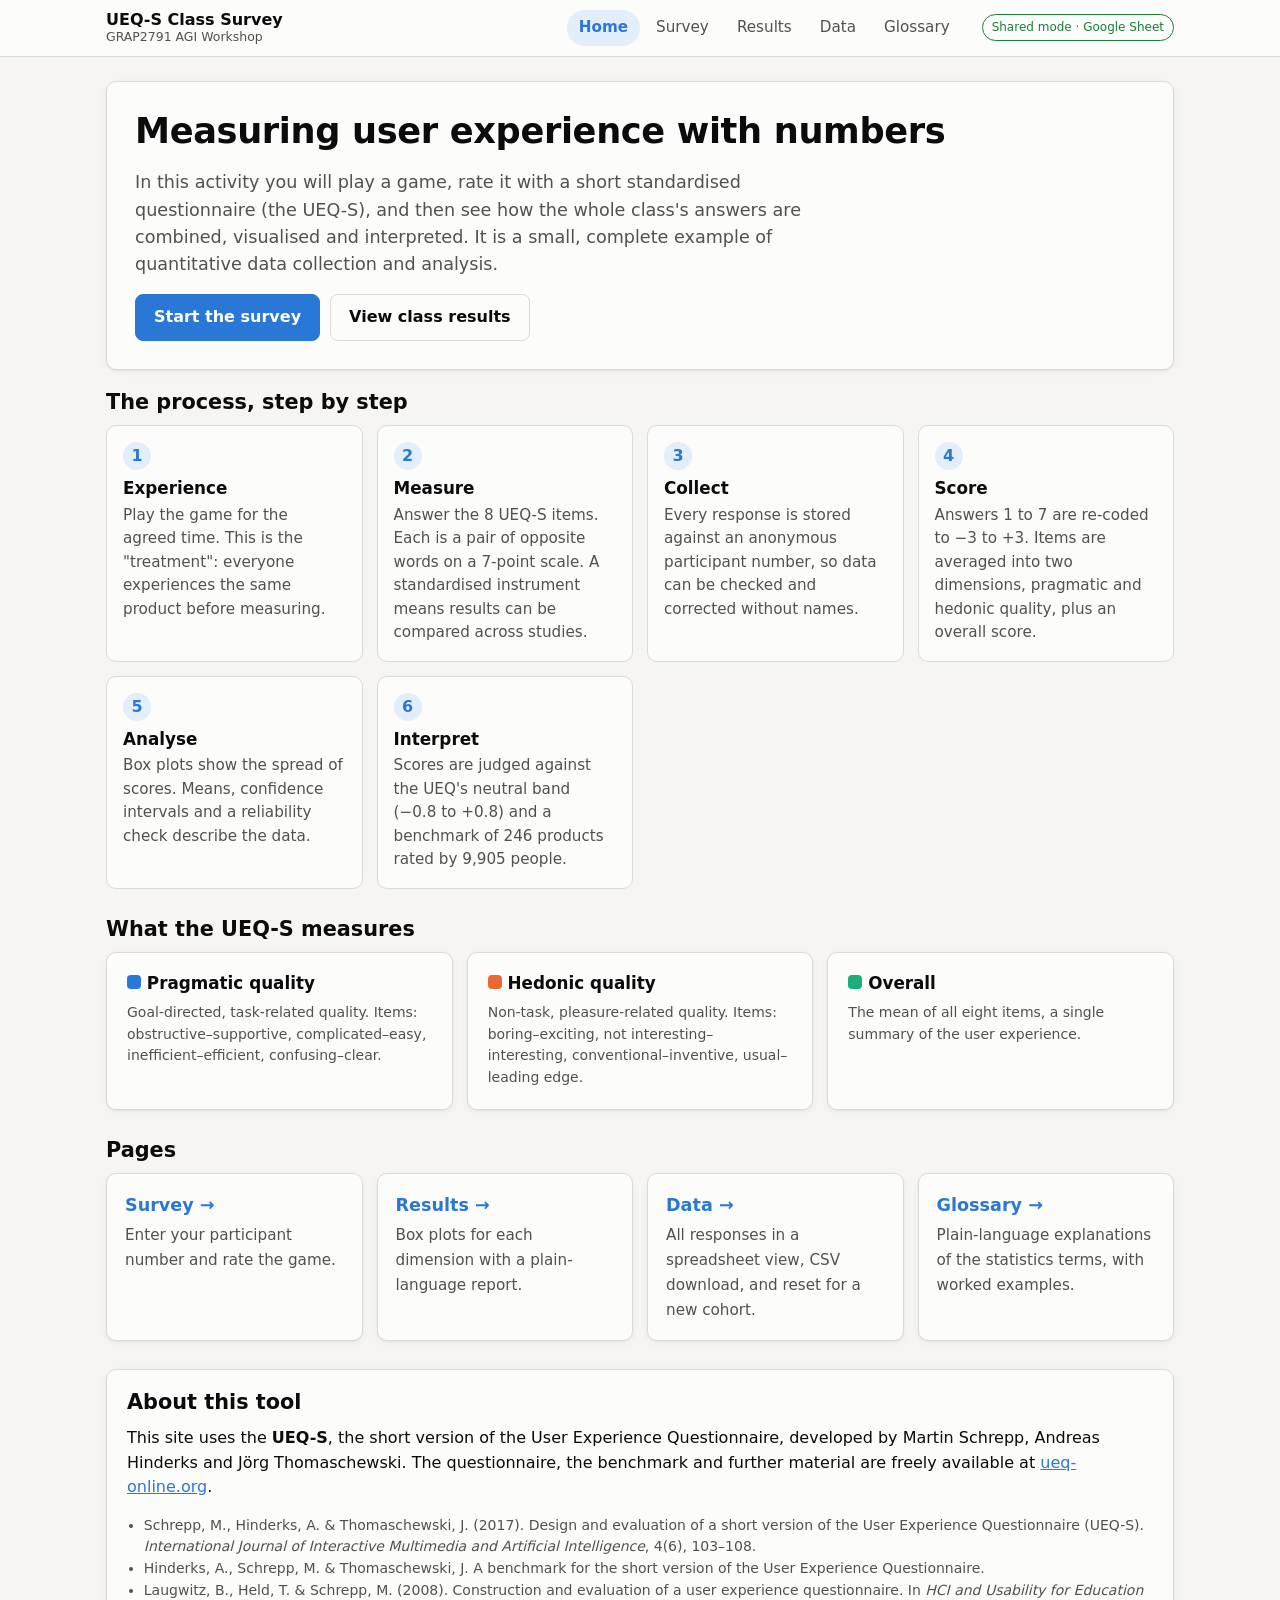
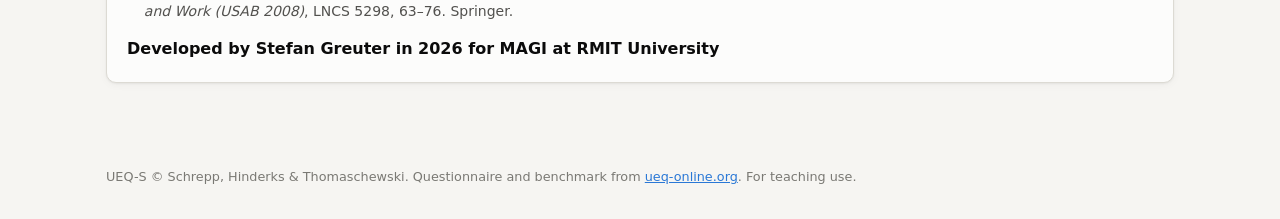
<file: index.html>
<!doctype html>
<html lang="en-AU">
<head>
<meta charset="utf-8">
<meta name="viewport" content="width=device-width, initial-scale=1">
<title>UEQ-S Class Survey</title>
<link rel="stylesheet" href="css/style.css">
<link rel="icon" href="data:image/svg+xml,%3Csvg xmlns='http://www.w3.org/2000/svg' viewBox='0 0 32 32'%3E%3Crect width='32' height='32' rx='7' fill='%232a78d6'/%3E%3Cpath d='M9 22V14M16 22V9M23 22V17' stroke='white' stroke-width='3' stroke-linecap='round'/%3E%3C/svg%3E">
</head>
<body data-page="home">
<header class="site-header"><div class="inner">
  <a class="brand" href="index.html">UEQ-S Class Survey<small data-course></small></a>
  <nav class="nav" aria-label="Main">
    <a href="index.html" data-page="home">Home</a>
    <a href="survey.html" data-page="survey">Survey</a>
    <a href="results.html" data-page="results">Results</a>
    <a href="data.html" data-page="data">Data</a>
    <a href="glossary.html" data-page="glossary">Glossary</a>
  </nav>
  <span data-mode class="mode-badge"></span>
</div></header>

<main>
  <section class="card" style="padding:28px">
    <h1>Measuring user experience with numbers</h1>
    <p class="lead">In this activity you will play a game, rate it with a short standardised questionnaire (the UEQ-S), and then see how the whole class's answers are combined, visualised and interpreted. It is a small, complete example of quantitative data collection and analysis.</p>
    <div class="btn-row">
      <a class="btn primary" href="survey.html">Start the survey</a>
      <a class="btn" href="results.html">View class results</a>
    </div>
  </section>

  <h2>The process, step by step</h2>
  <ol class="steps" style="margin-bottom:28px">
    <li><h3>Experience</h3><p>Play the game for the agreed time. This is the "treatment": everyone experiences the same product before measuring.</p></li>
    <li><h3>Measure</h3><p>Answer the 8 UEQ-S items. Each is a pair of opposite words on a 7-point scale. A standardised instrument means results can be compared across studies.</p></li>
    <li><h3>Collect</h3><p>Every response is stored against an anonymous participant number, so data can be checked and corrected without names.</p></li>
    <li><h3>Score</h3><p>Answers 1 to 7 are re-coded to −3 to +3. Items are averaged into two dimensions, pragmatic and hedonic quality, plus an overall score.</p></li>
    <li><h3>Analyse</h3><p>Box plots show the spread of scores. Means, confidence intervals and a reliability check describe the data.</p></li>
    <li><h3>Interpret</h3><p>Scores are judged against the UEQ's neutral band (−0.8 to +0.8) and a benchmark of 246 products rated by 9,905 people.</p></li>
  </ol>

  <h2>What the UEQ-S measures</h2>
  <div class="cta-grid" style="margin-bottom:28px">
    <div class="card" style="margin:0"><h3><span class="swatch" style="background:var(--s-pq)"></span> Pragmatic quality</h3><p class="muted small" style="margin:0">Goal-directed, task-related quality. Items: obstructive–supportive, complicated–easy, inefficient–efficient, confusing–clear.</p></div>
    <div class="card" style="margin:0"><h3><span class="swatch" style="background:var(--s-hq)"></span> Hedonic quality</h3><p class="muted small" style="margin:0">Non-task, pleasure-related quality. Items: boring–exciting, not interesting–interesting, conventional–inventive, usual–leading edge.</p></div>
    <div class="card" style="margin:0"><h3><span class="swatch" style="background:var(--s-ov)"></span> Overall</h3><p class="muted small" style="margin:0">The mean of all eight items, a single summary of the user experience.</p></div>
  </div>

  <h2>Pages</h2>
  <div class="cta-grid">
    <a class="cta" href="survey.html"><strong>Survey →</strong><span>Enter your participant number and rate the game.</span></a>
    <a class="cta" href="results.html"><strong>Results →</strong><span>Box plots for each dimension with a plain-language report.</span></a>
    <a class="cta" href="data.html"><strong>Data →</strong><span>All responses in a spreadsheet view, CSV download, and reset for a new cohort.</span></a>
    <a class="cta" href="glossary.html"><strong>Glossary →</strong><span>Plain-language explanations of the statistics terms, with worked examples.</span></a>
  </div>
<section class="card" style="margin-top:28px">
    <h2>About this tool</h2>
    <p>This site uses the <b>UEQ-S</b>, the short version of the User Experience Questionnaire, developed by Martin Schrepp, Andreas Hinderks and J&ouml;rg Thomaschewski. The questionnaire, the benchmark and further material are freely available at <a href="https://www.ueq-online.org/" target="_blank" rel="noopener">ueq-online.org</a>.</p>
    <ul class="small muted" style="padding-left:1.2em;margin:0 0 1em">
      <li>Schrepp, M., Hinderks, A. &amp; Thomaschewski, J. (2017). Design and evaluation of a short version of the User Experience Questionnaire (UEQ-S). <i>International Journal of Interactive Multimedia and Artificial Intelligence</i>, 4(6), 103&ndash;108.</li>
      <li>Hinderks, A., Schrepp, M. &amp; Thomaschewski, J. A benchmark for the short version of the User Experience Questionnaire.</li>
      <li>Laugwitz, B., Held, T. &amp; Schrepp, M. (2008). Construction and evaluation of a user experience questionnaire. In <i>HCI and Usability for Education and Work (USAB 2008)</i>, LNCS 5298, 63&ndash;76. Springer.</li>
    </ul>
    <p style="margin:0"><b>Developed by Stefan Greuter in 2026 for MAGI at RMIT University</b></p>
  </section>
</main>
<footer class="site-footer">UEQ-S © Schrepp, Hinderks &amp; Thomaschewski. Questionnaire and benchmark from <a href="https://www.ueq-online.org/" target="_blank" rel="noopener">ueq-online.org</a>. For teaching use.</footer>
<script src="js/config.js"></script>
<script src="js/ueq.js"></script>
<script src="js/store.js"></script>
</body>
</html>
</file>
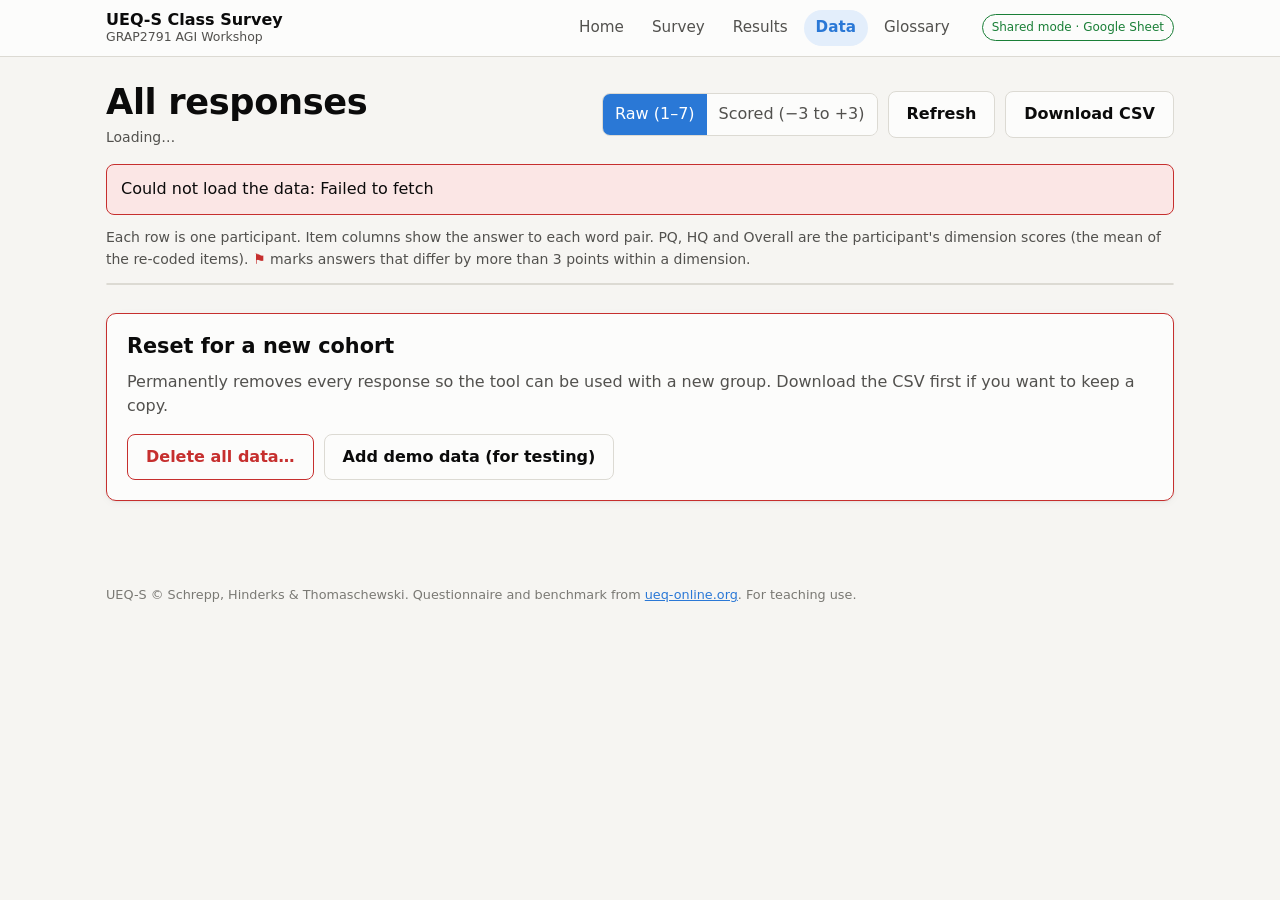
<file: data.html>
<!doctype html>
<html lang="en-AU">
<head>
<meta charset="utf-8">
<meta name="viewport" content="width=device-width, initial-scale=1">
<title>UEQ-S Data</title>
<link rel="stylesheet" href="css/style.css">
<link rel="icon" href="data:image/svg+xml,%3Csvg xmlns='http://www.w3.org/2000/svg' viewBox='0 0 32 32'%3E%3Crect width='32' height='32' rx='7' fill='%232a78d6'/%3E%3Cpath d='M9 22V14M16 22V9M23 22V17' stroke='white' stroke-width='3' stroke-linecap='round'/%3E%3C/svg%3E">
</head>
<body data-page="data">
<header class="site-header"><div class="inner">
  <a class="brand" href="index.html">UEQ-S Class Survey<small data-course></small></a>
  <nav class="nav" aria-label="Main">
    <a href="index.html" data-page="home">Home</a>
    <a href="survey.html" data-page="survey">Survey</a>
    <a href="results.html" data-page="results">Results</a>
    <a href="data.html" data-page="data">Data</a>
    <a href="glossary.html" data-page="glossary">Glossary</a>
  </nav>
  <span data-mode class="mode-badge"></span>
</div></header>

<main>
  <div class="toolbar">
    <div>
      <h1 style="margin-bottom:4px">All responses</h1>
      <p class="muted small" style="margin:0" id="updated">Loading…</p>
    </div>
    <div class="btn-row">
      <div class="seg" role="group" aria-label="Value format">
        <button type="button" id="vRaw" aria-pressed="true">Raw (1–7)</button>
        <button type="button" id="vT" aria-pressed="false">Scored (−3 to +3)</button>
      </div>
      <button class="btn" id="refreshBtn" type="button">Refresh</button>
      <button class="btn" id="csvBtn" type="button">Download CSV</button>
    </div>
  </div>
  <div id="err"></div>
  <p class="small muted">Each row is one participant. Item columns show the answer to each word pair. PQ, HQ and Overall are the participant's dimension scores (the mean of the re-coded items). <span style="color:var(--danger)">⚑</span> marks answers that differ by more than 3 points within a dimension.</p>
  <div class="table-wrap"><table class="sheet" id="sheet"></table></div>

  <section class="card" style="margin-top:28px;border-color:var(--danger)">
    <h2>Reset for a new cohort</h2>
    <p class="muted">Permanently removes every response so the tool can be used with a new group. Download the CSV first if you want to keep a copy.</p>
    <div class="btn-row">
      <button class="btn danger-outline" id="deleteBtn" type="button">Delete all data…</button>
      <button class="btn" id="demoBtn" type="button">Add demo data (for testing)</button>
    </div>
  </section>
</main>

<div class="modal-backdrop" id="delModal" role="alertdialog" aria-modal="true" aria-labelledby="delTitle" aria-describedby="delDesc">
  <div class="modal">
    <h2 id="delTitle">Delete all data?</h2>
    <p id="delDesc">This will permanently delete <b>all <span id="delCount"></span> responses</b> from the survey. This cannot be undone.</p>
    <p class="small muted">Tip: use "Download CSV" first if you want to keep a copy of this cohort's data.</p>
    <div class="btn-row" style="justify-content:flex-end">
      <button class="btn" id="delCancel" type="button">Cancel</button>
      <button class="btn danger" id="delConfirm" type="button">Yes, delete everything</button>
    </div>
  </div>
</div>
<footer class="site-footer">UEQ-S © Schrepp, Hinderks &amp; Thomaschewski. Questionnaire and benchmark from <a href="https://www.ueq-online.org/" target="_blank" rel="noopener">ueq-online.org</a>. For teaching use.</footer>
<script src="js/config.js"></script>
<script src="js/ueq.js"></script>
<script src="js/store.js"></script>
<script src="js/data.js"></script>
</body>
</html>
</file>
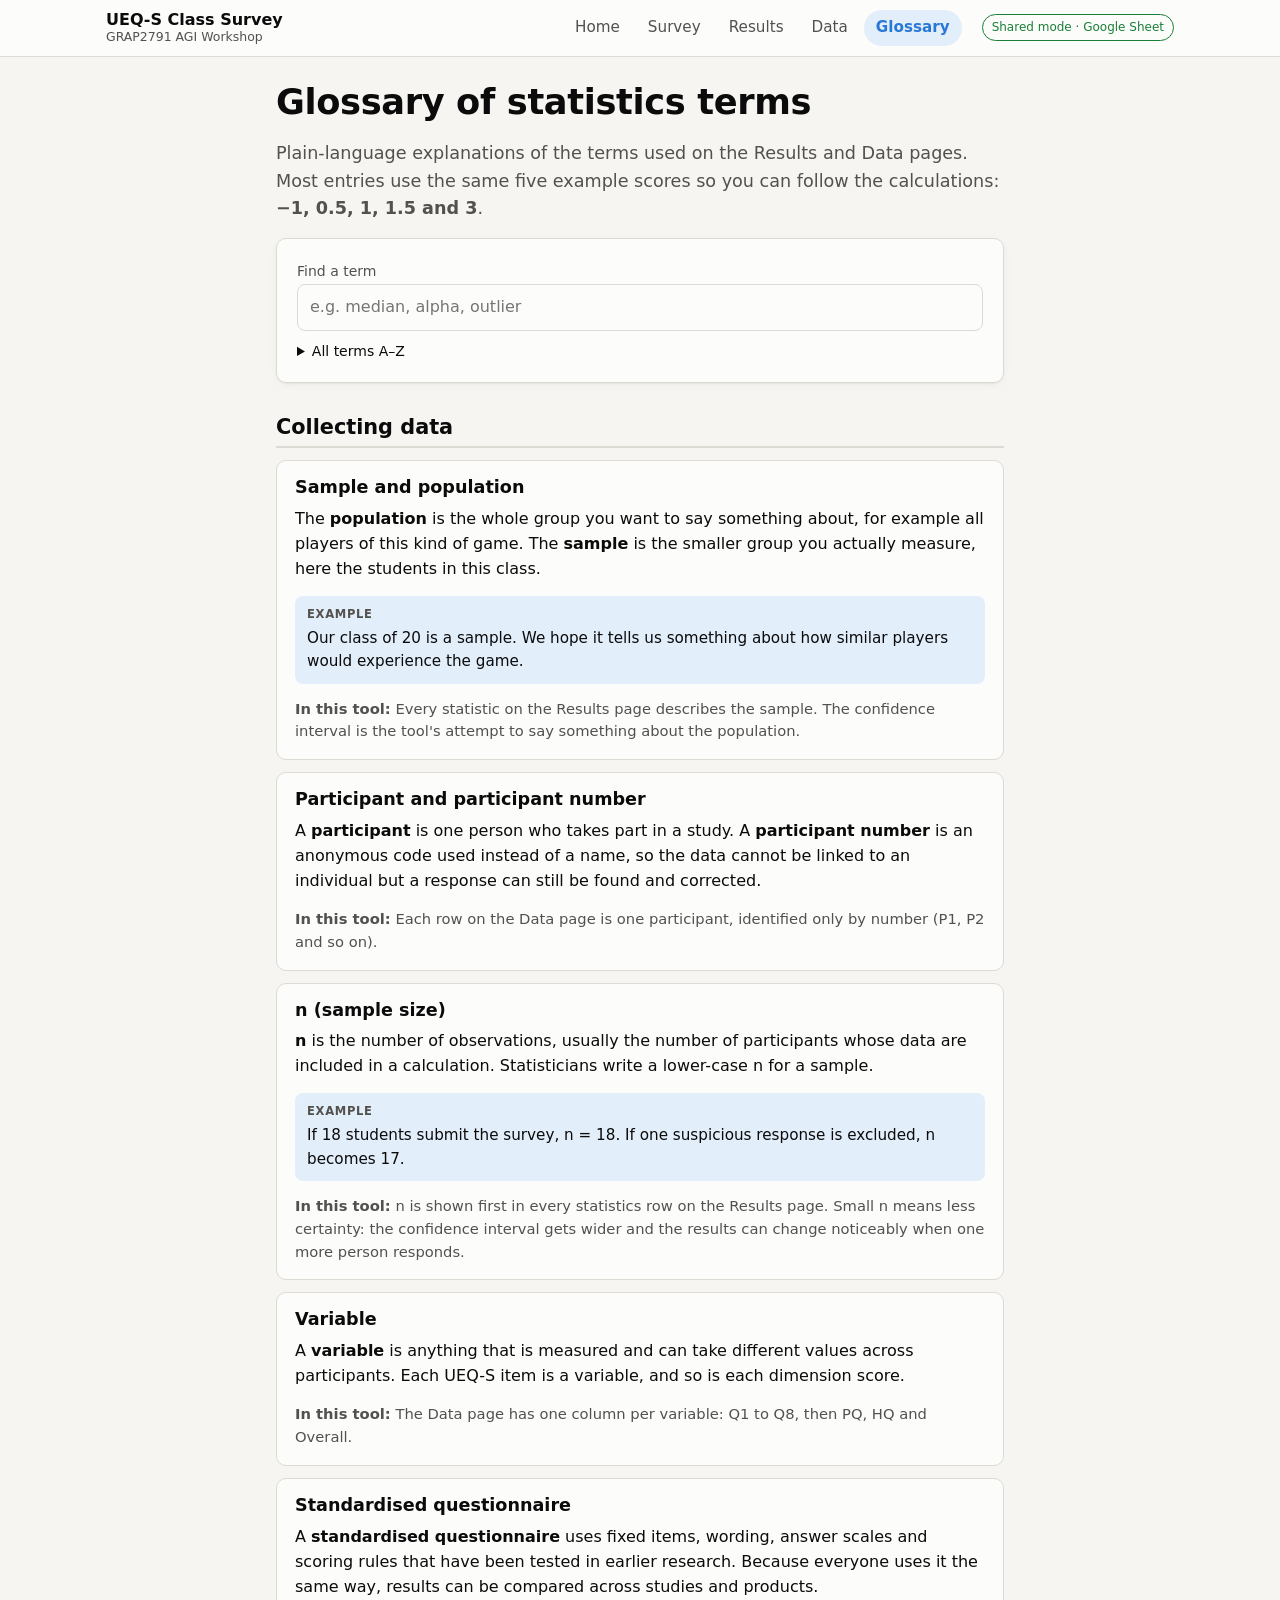
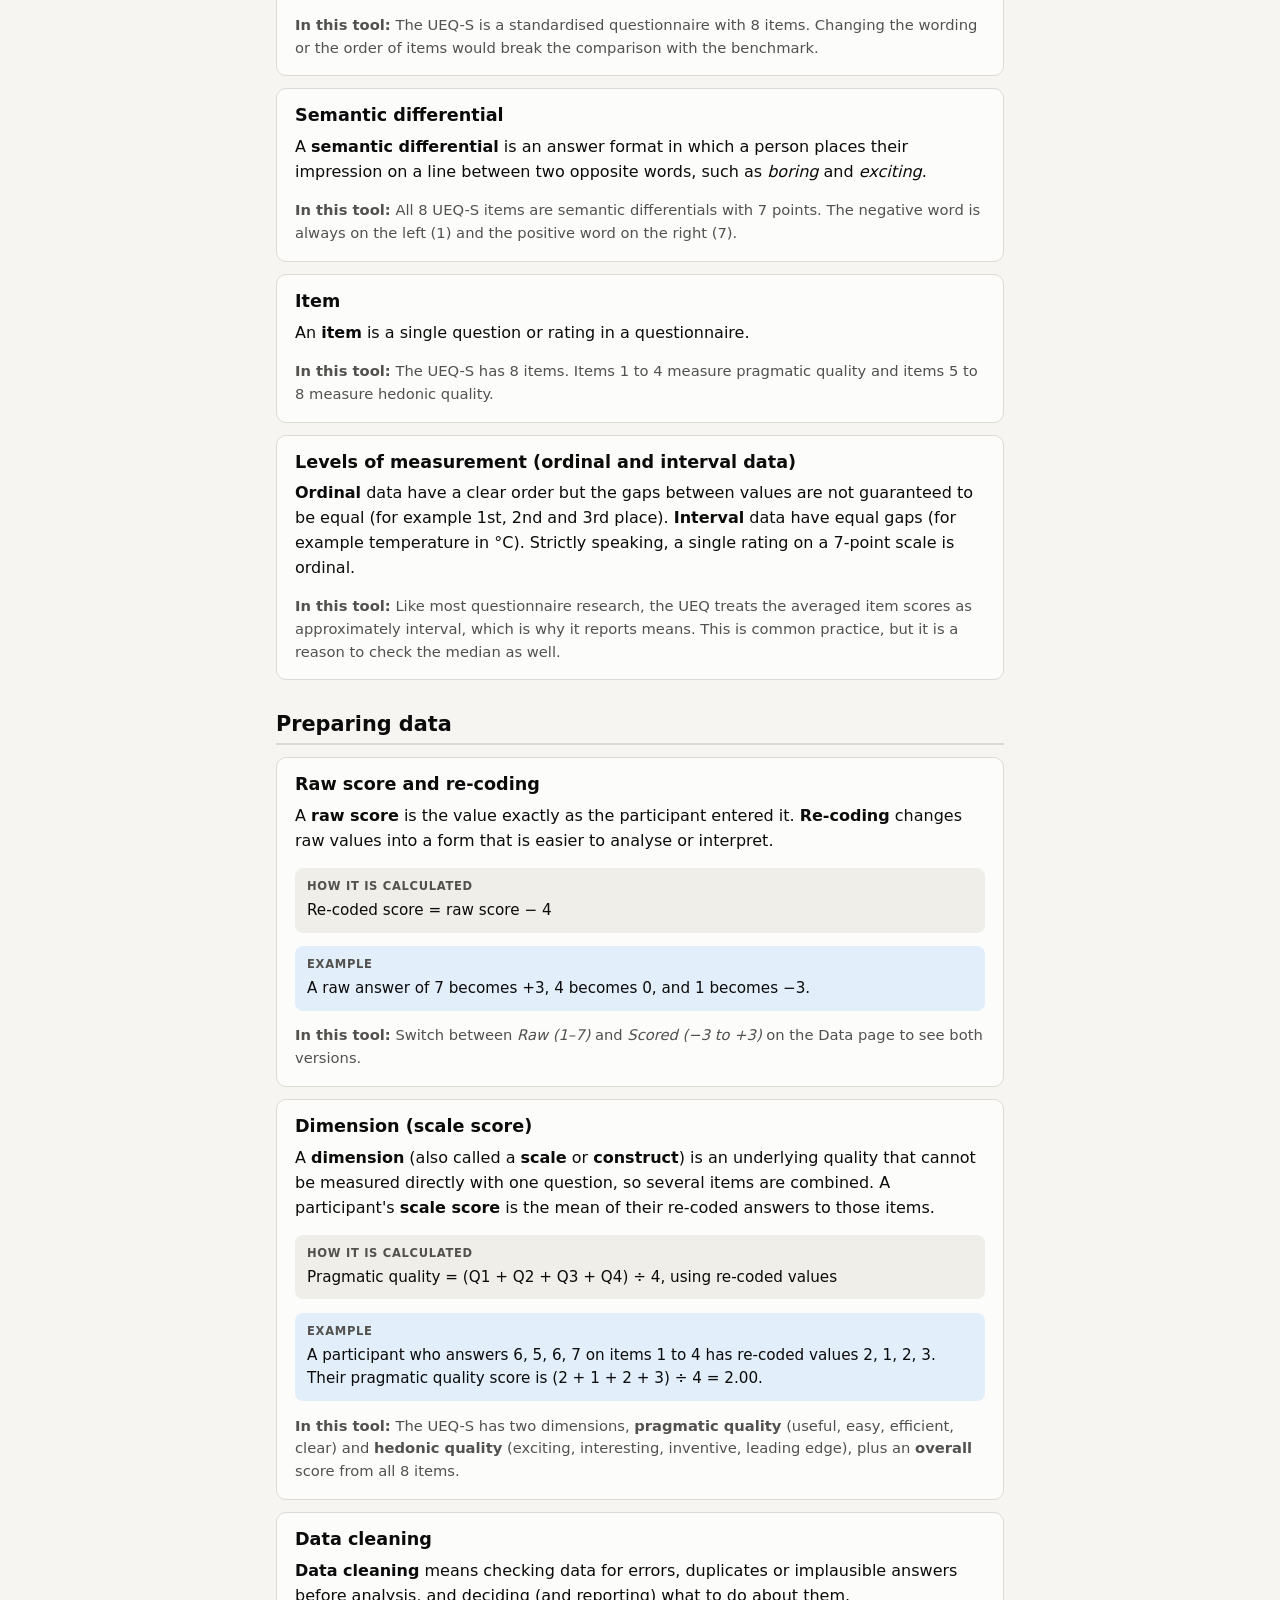
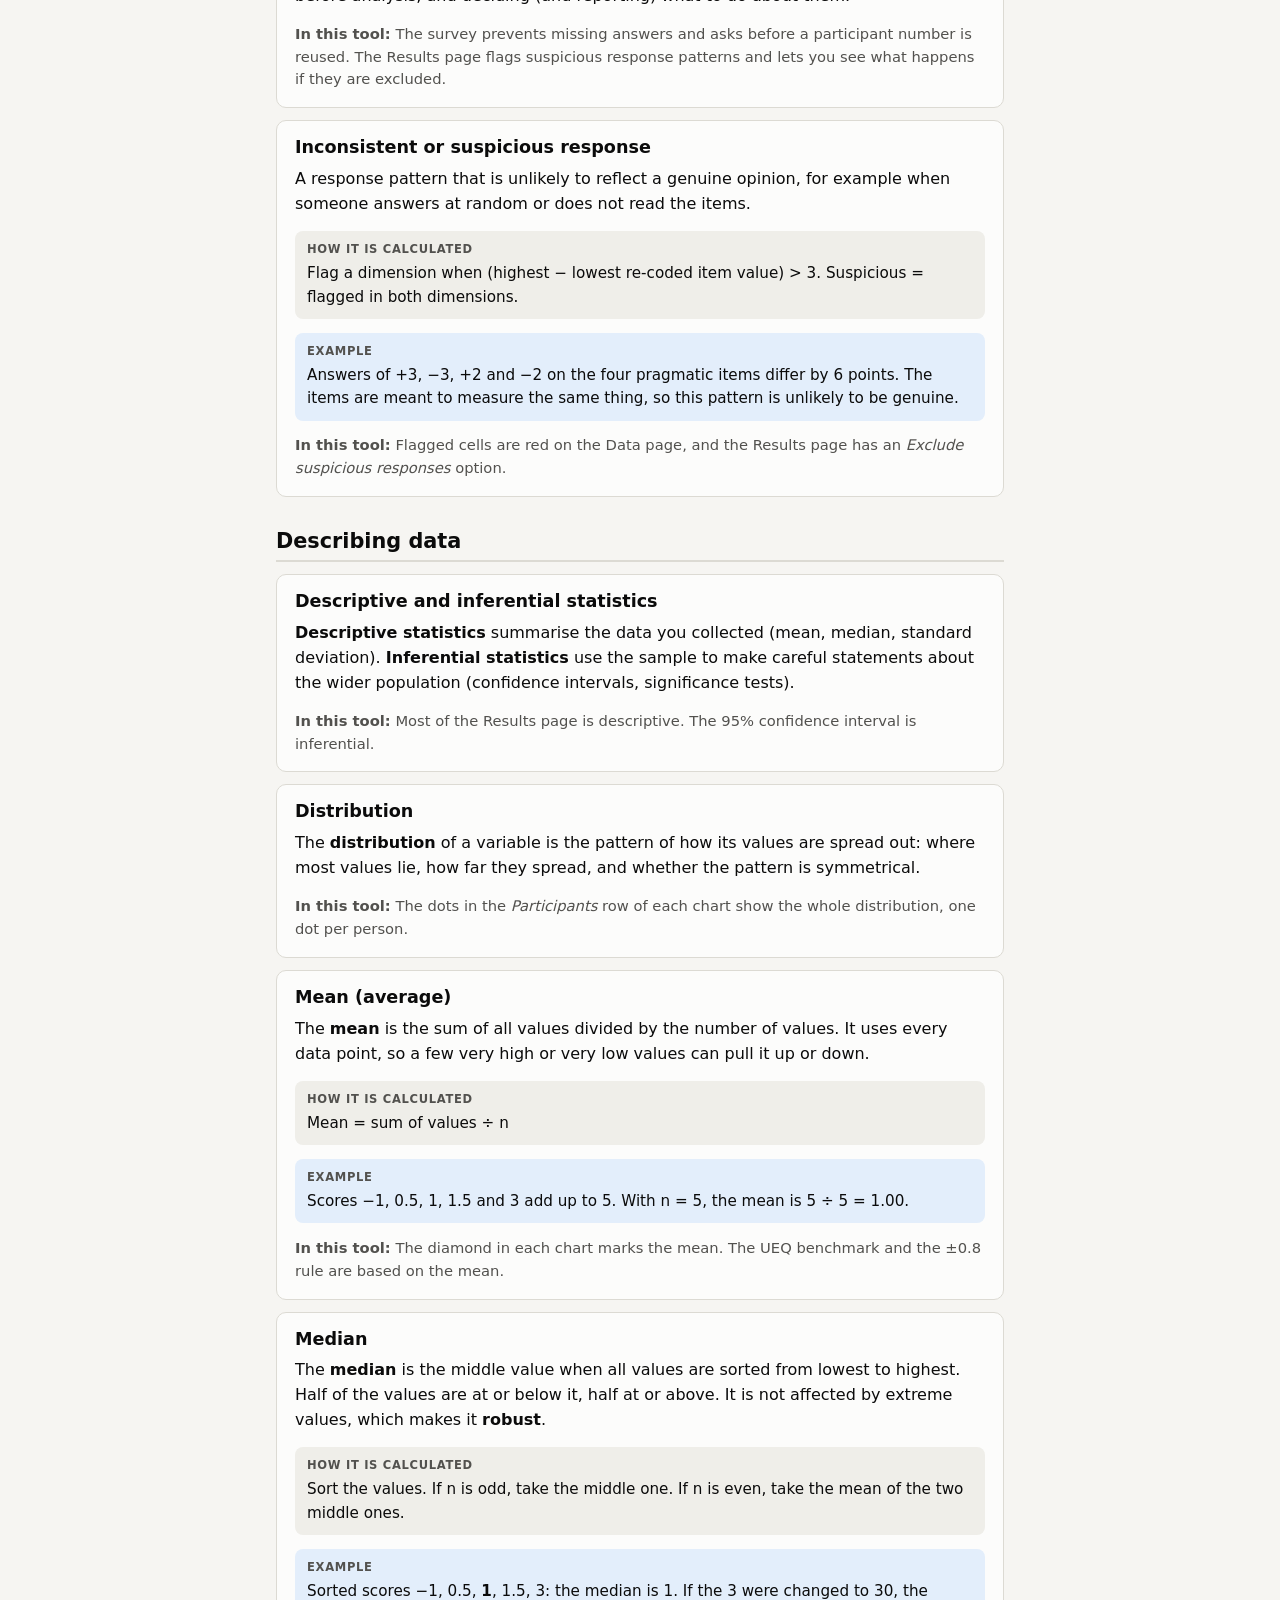
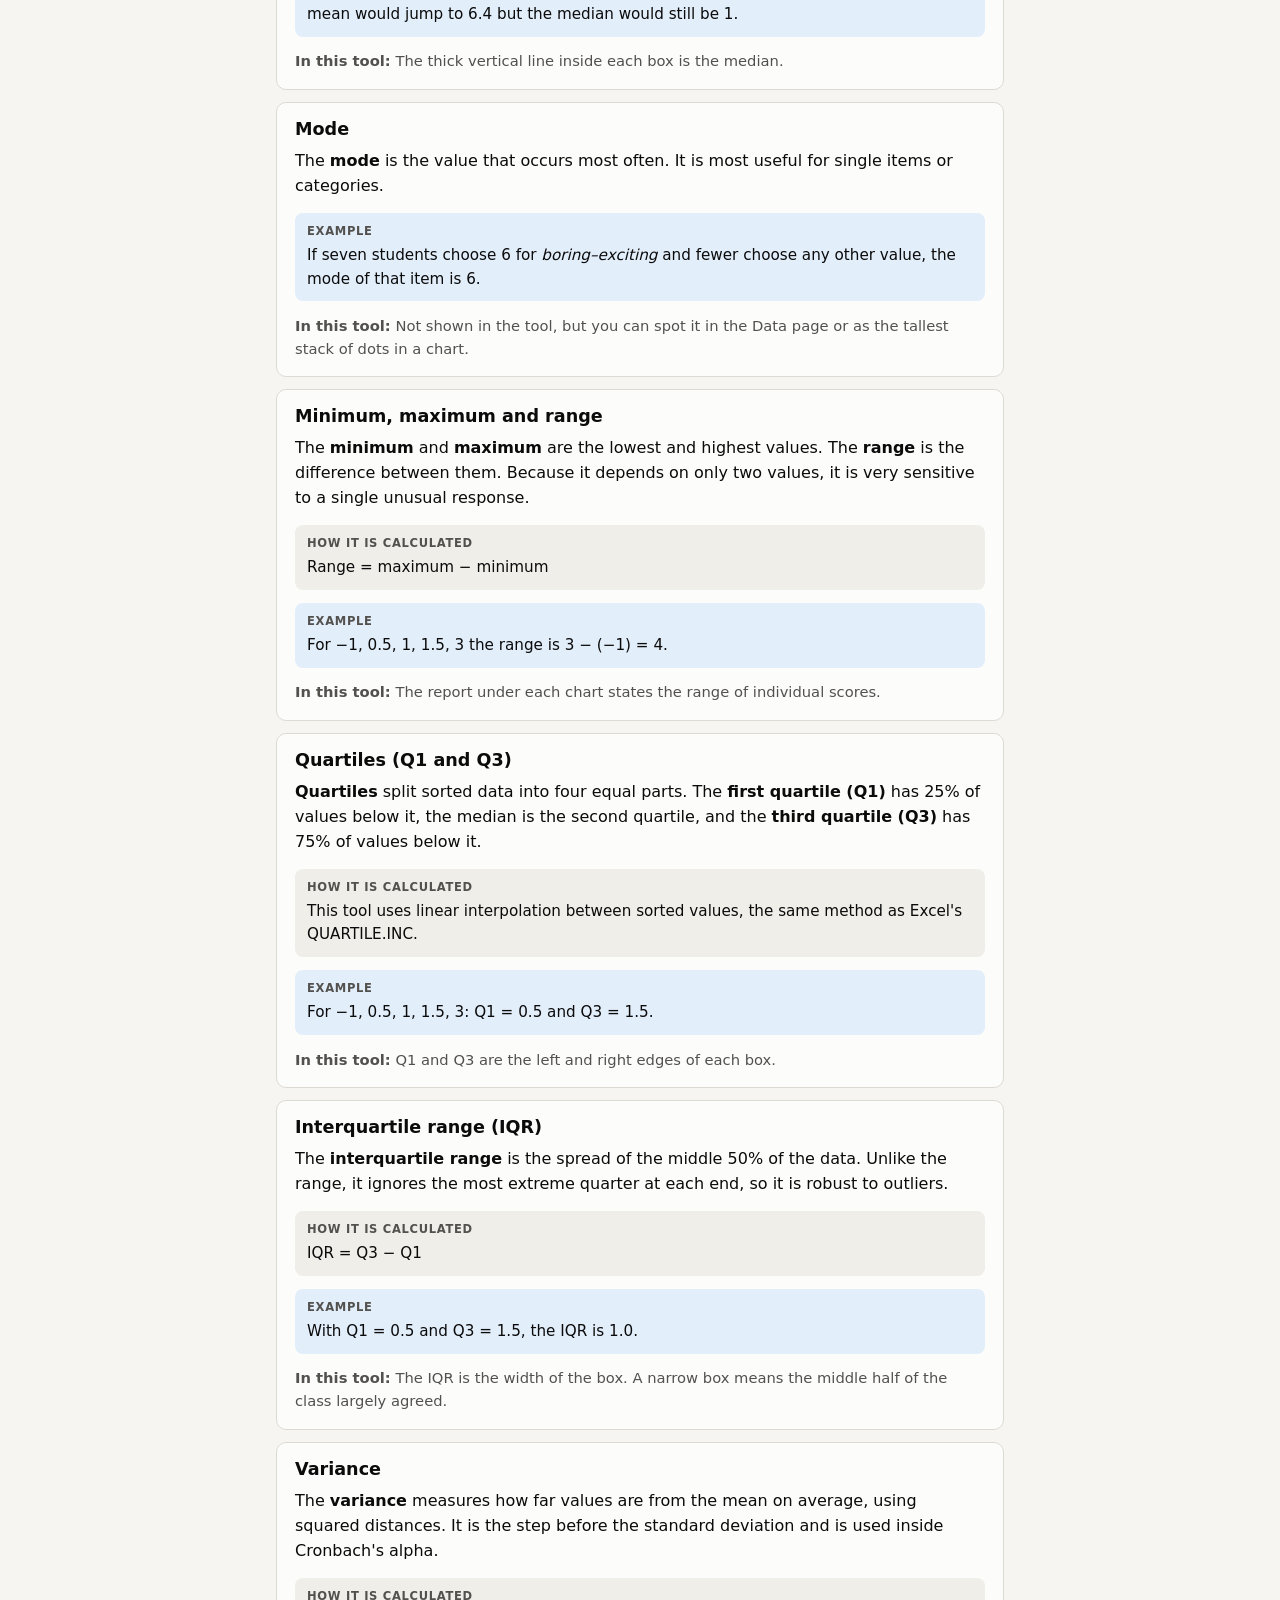
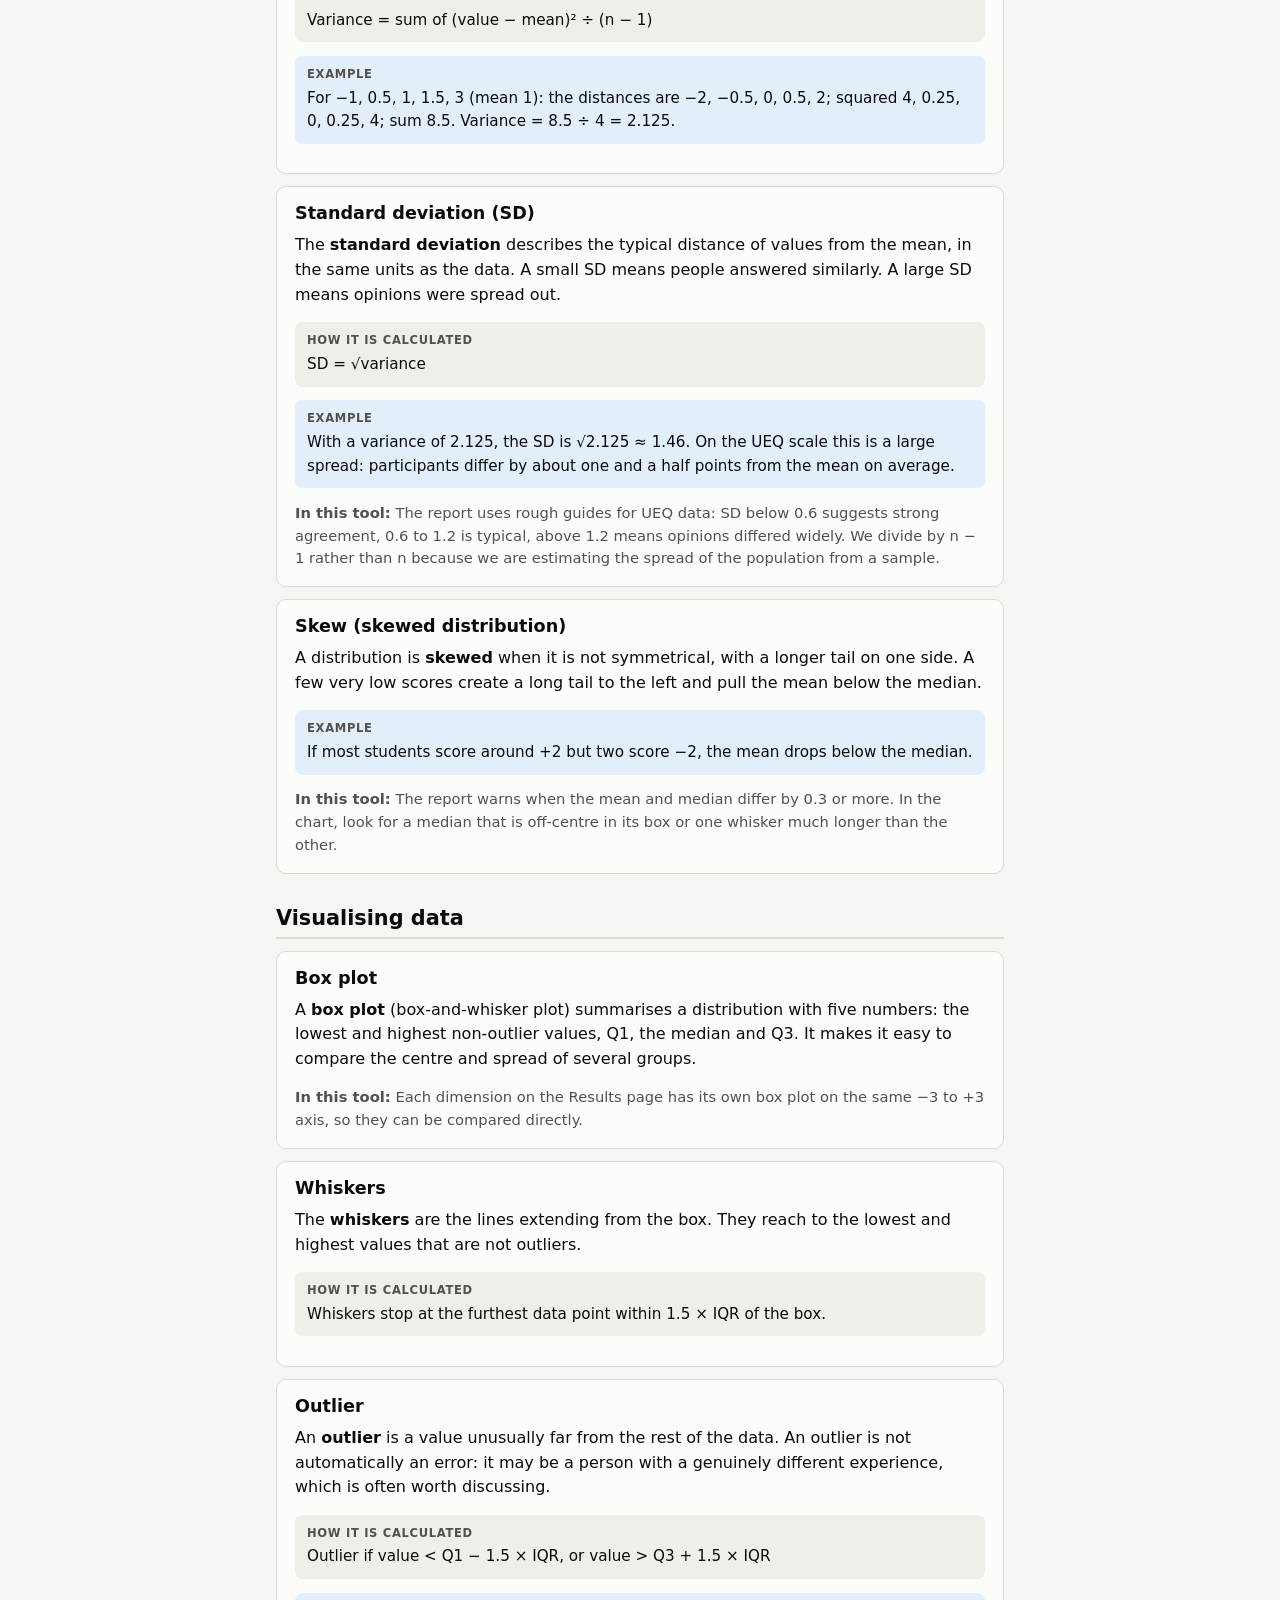
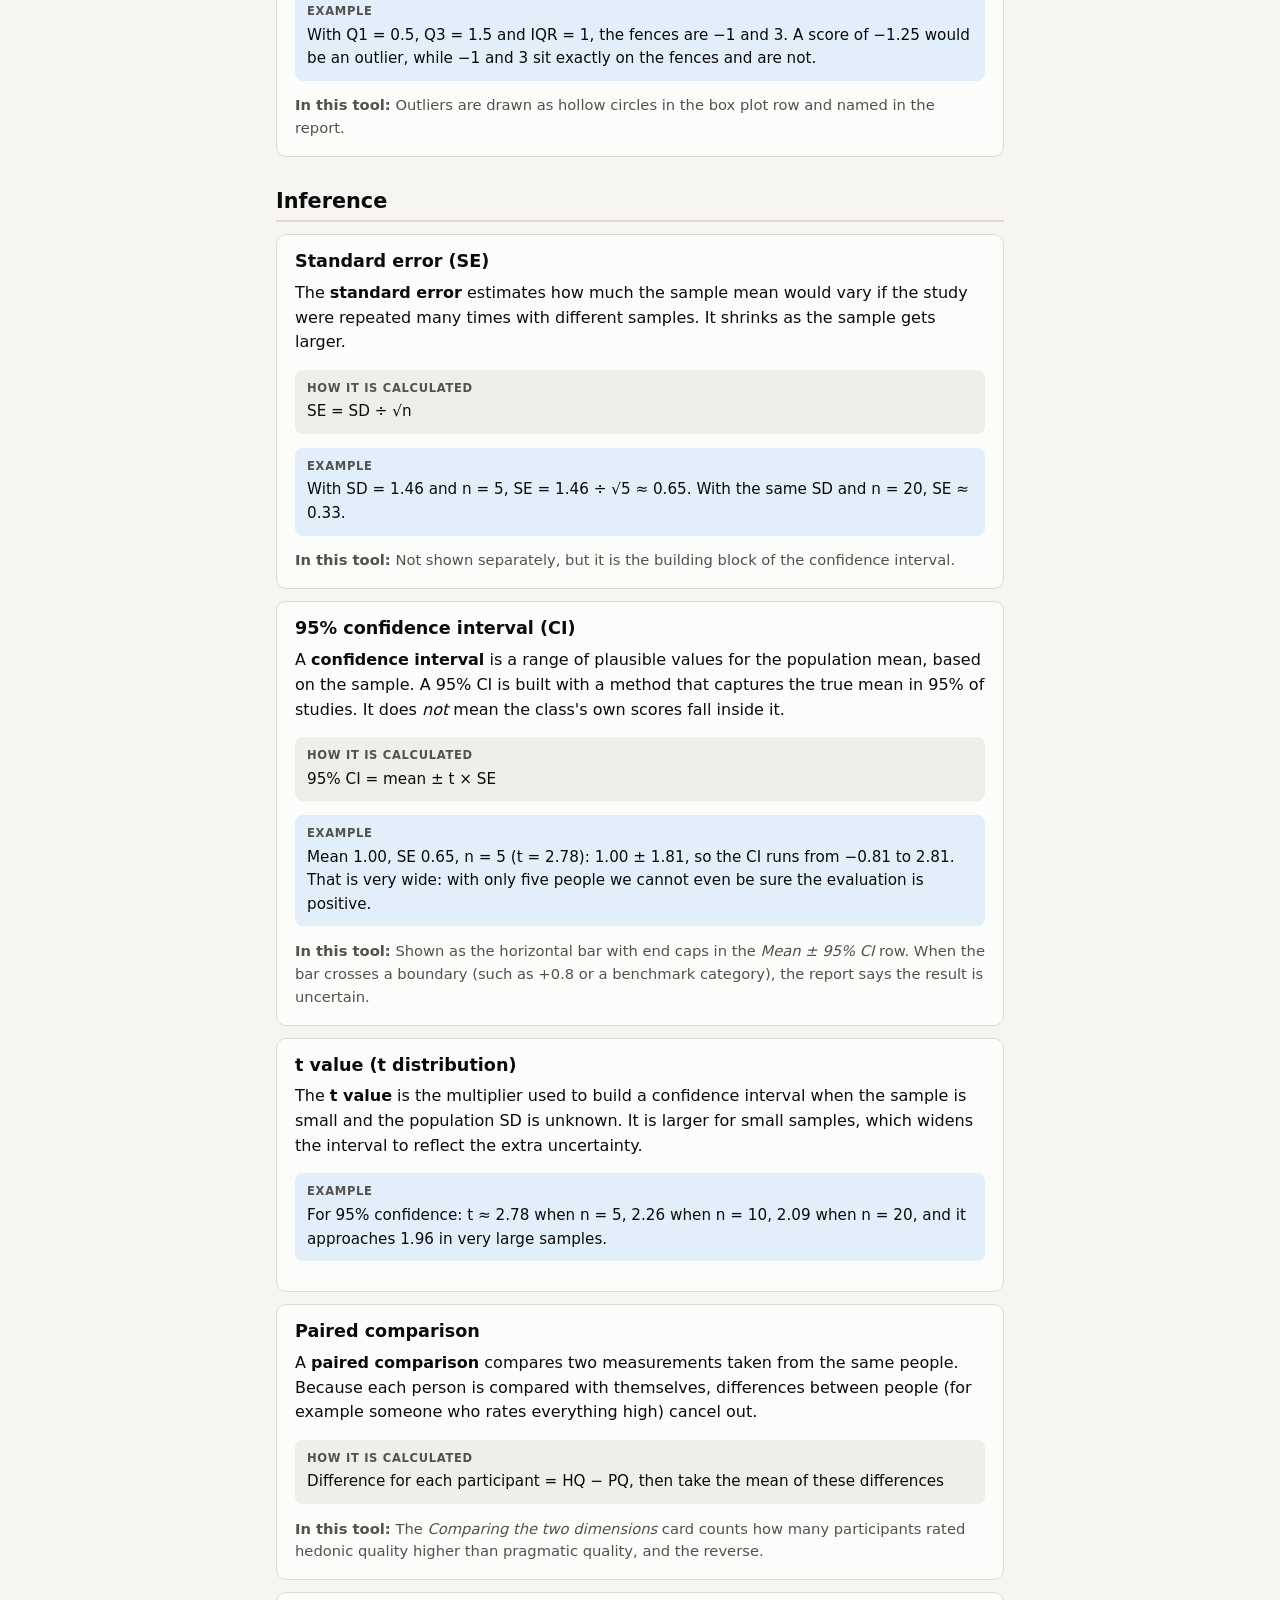
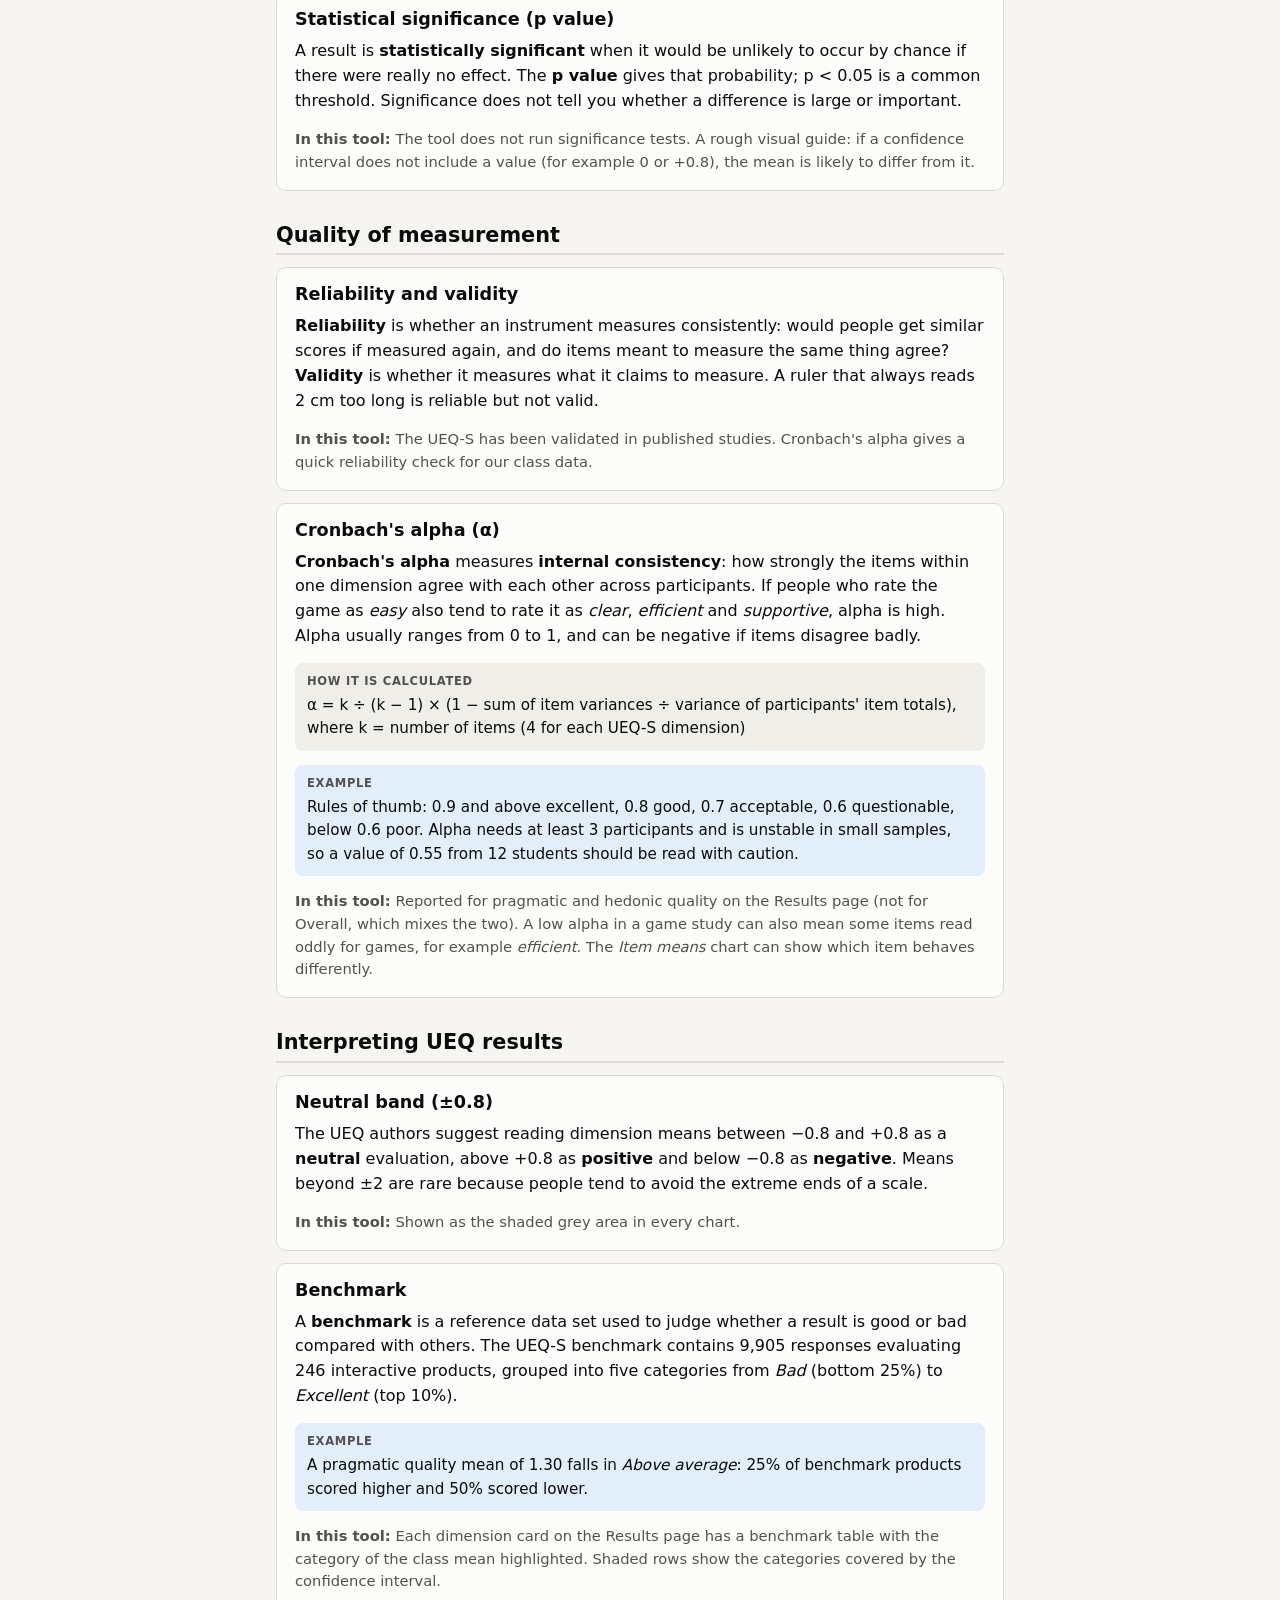
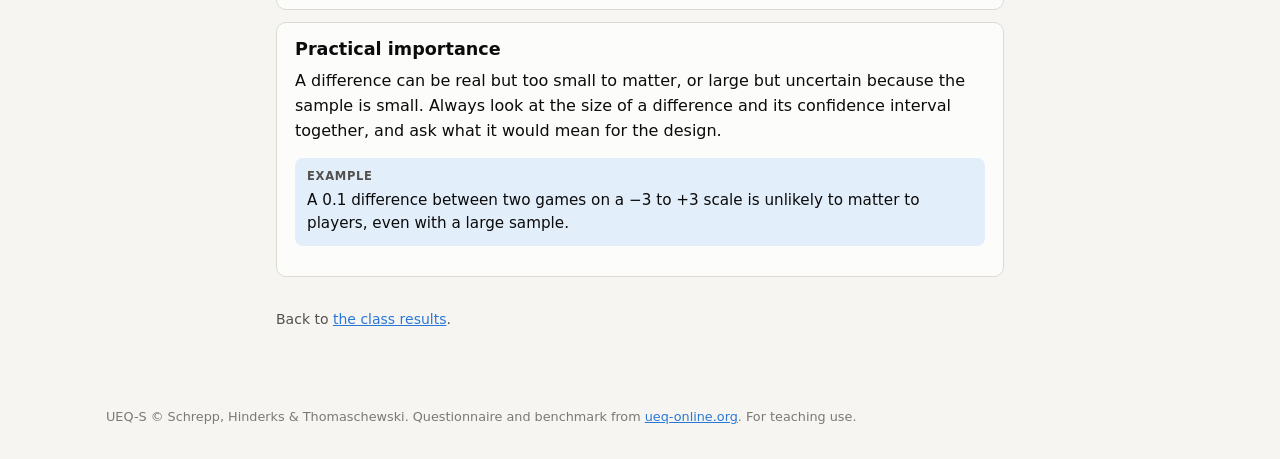
<file: glossary.html>
<!doctype html>
<html lang="en-AU">
<head>
<meta charset="utf-8">
<meta name="viewport" content="width=device-width, initial-scale=1">
<title>Statistics Glossary</title>
<link rel="stylesheet" href="css/style.css">
<link rel="icon" href="data:image/svg+xml,%3Csvg xmlns='http://www.w3.org/2000/svg' viewBox='0 0 32 32'%3E%3Crect width='32' height='32' rx='7' fill='%232a78d6'/%3E%3Cpath d='M9 22V14M16 22V9M23 22V17' stroke='white' stroke-width='3' stroke-linecap='round'/%3E%3C/svg%3E">
</head>
<body data-page="glossary">
<header class="site-header"><div class="inner">
  <a class="brand" href="index.html">UEQ-S Class Survey<small data-course></small></a>
  <nav class="nav" aria-label="Main">
    <a href="index.html" data-page="home">Home</a>
    <a href="survey.html" data-page="survey">Survey</a>
    <a href="results.html" data-page="results">Results</a>
    <a href="data.html" data-page="data">Data</a>
    <a href="glossary.html" data-page="glossary">Glossary</a>
  </nav>
  <span data-mode class="mode-badge"></span>
</div></header>

<main class="narrow">
  <h1>Glossary of statistics terms</h1>
  <p class="lead">Plain-language explanations of the terms used on the Results and Data pages. Most entries use the same five example scores so you can follow the calculations: <b>−1, 0.5, 1, 1.5 and 3</b>.</p>
  <div class="card gloss-tools">
    <label for="q" class="small muted">Find a term</label>
    <input id="q" class="input" type="search" placeholder="e.g. median, alpha, outlier" autocomplete="off" style="width:100%;font-size:1rem">
    <details style="margin-top:10px"><summary class="small" style="cursor:pointer">All terms A–Z</summary><nav class="az" aria-label="All terms"><a href="#ci">95% confidence interval (CI)</a><a href="#benchmark">Benchmark</a><a href="#boxplot">Box plot</a><a href="#alpha">Cronbach's alpha (α)</a><a href="#cleaning">Data cleaning</a><a href="#descriptive">Descriptive and inferential statistics</a><a href="#dimension">Dimension (scale score)</a><a href="#distribution">Distribution</a><a href="#inconsistent">Inconsistent or suspicious response</a><a href="#iqr">Interquartile range (IQR)</a><a href="#item">Item</a><a href="#ordinal">Levels of measurement (ordinal and interval data)</a><a href="#mean">Mean (average)</a><a href="#median">Median</a><a href="#range">Minimum, maximum and range</a><a href="#mode">Mode</a><a href="#n">n (sample size)</a><a href="#neutral">Neutral band (±0.8)</a><a href="#outlier">Outlier</a><a href="#paired">Paired comparison</a><a href="#participant">Participant and participant number</a><a href="#effect">Practical importance</a><a href="#quartiles">Quartiles (Q1 and Q3)</a><a href="#recode">Raw score and re-coding</a><a href="#reliability">Reliability and validity</a><a href="#sample">Sample and population</a><a href="#semantic">Semantic differential</a><a href="#skew">Skew (skewed distribution)</a><a href="#sd">Standard deviation (SD)</a><a href="#se">Standard error (SE)</a><a href="#questionnaire">Standardised questionnaire</a><a href="#significance">Statistical significance (p value)</a><a href="#t">t value (t distribution)</a><a href="#variable">Variable</a><a href="#variance">Variance</a><a href="#whiskers">Whiskers</a></nav></details>
  </div>
  <p id="noHits" class="muted" hidden>No matching terms.</p>
  <section class="gloss-group" data-group><h2>Collecting data</h2><article class="gloss" id="sample" data-text="sample and population"><h3><a href="#sample" class="anchor">Sample and population</a></h3><p>The <b>population</b> is the whole group you want to say something about, for example all players of this kind of game. The <b>sample</b> is the smaller group you actually measure, here the students in this class.</p><div class="example"><span>Example</span>Our class of 20 is a sample. We hope it tells us something about how similar players would experience the game.</div><p class="in-tool"><b>In this tool:</b> Every statistic on the Results page describes the sample. The confidence interval is the tool's attempt to say something about the population.</p></article><article class="gloss" id="participant" data-text="participant and participant number"><h3><a href="#participant" class="anchor">Participant and participant number</a></h3><p>A <b>participant</b> is one person who takes part in a study. A <b>participant number</b> is an anonymous code used instead of a name, so the data cannot be linked to an individual but a response can still be found and corrected.</p><p class="in-tool"><b>In this tool:</b> Each row on the Data page is one participant, identified only by number (P1, P2 and so on).</p></article><article class="gloss" id="n" data-text="n (sample size)"><h3><a href="#n" class="anchor">n (sample size)</a></h3><p><b>n</b> is the number of observations, usually the number of participants whose data are included in a calculation. Statisticians write a lower-case n for a sample.</p><div class="example"><span>Example</span>If 18 students submit the survey, n = 18. If one suspicious response is excluded, n becomes 17.</div><p class="in-tool"><b>In this tool:</b> n is shown first in every statistics row on the Results page. Small n means less certainty: the confidence interval gets wider and the results can change noticeably when one more person responds.</p></article><article class="gloss" id="variable" data-text="variable"><h3><a href="#variable" class="anchor">Variable</a></h3><p>A <b>variable</b> is anything that is measured and can take different values across participants. Each UEQ-S item is a variable, and so is each dimension score.</p><p class="in-tool"><b>In this tool:</b> The Data page has one column per variable: Q1 to Q8, then PQ, HQ and Overall.</p></article><article class="gloss" id="questionnaire" data-text="standardised questionnaire"><h3><a href="#questionnaire" class="anchor">Standardised questionnaire</a></h3><p>A <b>standardised questionnaire</b> uses fixed items, wording, answer scales and scoring rules that have been tested in earlier research. Because everyone uses it the same way, results can be compared across studies and products.</p><p class="in-tool"><b>In this tool:</b> The UEQ-S is a standardised questionnaire with 8 items. Changing the wording or the order of items would break the comparison with the benchmark.</p></article><article class="gloss" id="semantic" data-text="semantic differential"><h3><a href="#semantic" class="anchor">Semantic differential</a></h3><p>A <b>semantic differential</b> is an answer format in which a person places their impression on a line between two opposite words, such as <i>boring</i> and <i>exciting</i>.</p><p class="in-tool"><b>In this tool:</b> All 8 UEQ-S items are semantic differentials with 7 points. The negative word is always on the left (1) and the positive word on the right (7).</p></article><article class="gloss" id="item" data-text="item"><h3><a href="#item" class="anchor">Item</a></h3><p>An <b>item</b> is a single question or rating in a questionnaire.</p><p class="in-tool"><b>In this tool:</b> The UEQ-S has 8 items. Items 1 to 4 measure pragmatic quality and items 5 to 8 measure hedonic quality.</p></article><article class="gloss" id="ordinal" data-text="levels of measurement (ordinal and interval data)"><h3><a href="#ordinal" class="anchor">Levels of measurement (ordinal and interval data)</a></h3><p><b>Ordinal</b> data have a clear order but the gaps between values are not guaranteed to be equal (for example 1st, 2nd and 3rd place). <b>Interval</b> data have equal gaps (for example temperature in °C). Strictly speaking, a single rating on a 7-point scale is ordinal.</p><p class="in-tool"><b>In this tool:</b> Like most questionnaire research, the UEQ treats the averaged item scores as approximately interval, which is why it reports means. This is common practice, but it is a reason to check the median as well.</p></article></section><section class="gloss-group" data-group><h2>Preparing data</h2><article class="gloss" id="recode" data-text="raw score and re-coding"><h3><a href="#recode" class="anchor">Raw score and re-coding</a></h3><p>A <b>raw score</b> is the value exactly as the participant entered it. <b>Re-coding</b> changes raw values into a form that is easier to analyse or interpret.</p><div class="formula"><span>How it is calculated</span>Re-coded score = raw score − 4</div><div class="example"><span>Example</span>A raw answer of 7 becomes +3, 4 becomes 0, and 1 becomes −3.</div><p class="in-tool"><b>In this tool:</b> Switch between <i>Raw (1–7)</i> and <i>Scored (−3 to +3)</i> on the Data page to see both versions.</p></article><article class="gloss" id="dimension" data-text="dimension (scale score)"><h3><a href="#dimension" class="anchor">Dimension (scale score)</a></h3><p>A <b>dimension</b> (also called a <b>scale</b> or <b>construct</b>) is an underlying quality that cannot be measured directly with one question, so several items are combined. A participant's <b>scale score</b> is the mean of their re-coded answers to those items.</p><div class="formula"><span>How it is calculated</span>Pragmatic quality = (Q1 + Q2 + Q3 + Q4) ÷ 4, using re-coded values</div><div class="example"><span>Example</span>A participant who answers 6, 5, 6, 7 on items 1 to 4 has re-coded values 2, 1, 2, 3. Their pragmatic quality score is (2 + 1 + 2 + 3) ÷ 4 = 2.00.</div><p class="in-tool"><b>In this tool:</b> The UEQ-S has two dimensions, <b>pragmatic quality</b> (useful, easy, efficient, clear) and <b>hedonic quality</b> (exciting, interesting, inventive, leading edge), plus an <b>overall</b> score from all 8 items.</p></article><article class="gloss" id="cleaning" data-text="data cleaning"><h3><a href="#cleaning" class="anchor">Data cleaning</a></h3><p><b>Data cleaning</b> means checking data for errors, duplicates or implausible answers before analysis, and deciding (and reporting) what to do about them.</p><p class="in-tool"><b>In this tool:</b> The survey prevents missing answers and asks before a participant number is reused. The Results page flags suspicious response patterns and lets you see what happens if they are excluded.</p></article><article class="gloss" id="inconsistent" data-text="inconsistent or suspicious response"><h3><a href="#inconsistent" class="anchor">Inconsistent or suspicious response</a></h3><p>A response pattern that is unlikely to reflect a genuine opinion, for example when someone answers at random or does not read the items.</p><div class="formula"><span>How it is calculated</span>Flag a dimension when (highest − lowest re-coded item value) &gt; 3. Suspicious = flagged in both dimensions.</div><div class="example"><span>Example</span>Answers of +3, −3, +2 and −2 on the four pragmatic items differ by 6 points. The items are meant to measure the same thing, so this pattern is unlikely to be genuine.</div><p class="in-tool"><b>In this tool:</b> Flagged cells are red on the Data page, and the Results page has an <i>Exclude suspicious responses</i> option.</p></article></section><section class="gloss-group" data-group><h2>Describing data</h2><article class="gloss" id="descriptive" data-text="descriptive and inferential statistics"><h3><a href="#descriptive" class="anchor">Descriptive and inferential statistics</a></h3><p><b>Descriptive statistics</b> summarise the data you collected (mean, median, standard deviation). <b>Inferential statistics</b> use the sample to make careful statements about the wider population (confidence intervals, significance tests).</p><p class="in-tool"><b>In this tool:</b> Most of the Results page is descriptive. The 95% confidence interval is inferential.</p></article><article class="gloss" id="distribution" data-text="distribution"><h3><a href="#distribution" class="anchor">Distribution</a></h3><p>The <b>distribution</b> of a variable is the pattern of how its values are spread out: where most values lie, how far they spread, and whether the pattern is symmetrical.</p><p class="in-tool"><b>In this tool:</b> The dots in the <i>Participants</i> row of each chart show the whole distribution, one dot per person.</p></article><article class="gloss" id="mean" data-text="mean (average)"><h3><a href="#mean" class="anchor">Mean (average)</a></h3><p>The <b>mean</b> is the sum of all values divided by the number of values. It uses every data point, so a few very high or very low values can pull it up or down.</p><div class="formula"><span>How it is calculated</span>Mean = sum of values ÷ n</div><div class="example"><span>Example</span>Scores −1, 0.5, 1, 1.5 and 3 add up to 5. With n = 5, the mean is 5 ÷ 5 = 1.00.</div><p class="in-tool"><b>In this tool:</b> The diamond in each chart marks the mean. The UEQ benchmark and the ±0.8 rule are based on the mean.</p></article><article class="gloss" id="median" data-text="median"><h3><a href="#median" class="anchor">Median</a></h3><p>The <b>median</b> is the middle value when all values are sorted from lowest to highest. Half of the values are at or below it, half at or above. It is not affected by extreme values, which makes it <b>robust</b>.</p><div class="formula"><span>How it is calculated</span>Sort the values. If n is odd, take the middle one. If n is even, take the mean of the two middle ones.</div><div class="example"><span>Example</span>Sorted scores −1, 0.5, <b>1</b>, 1.5, 3: the median is 1. If the 3 were changed to 30, the mean would jump to 6.4 but the median would still be 1.</div><p class="in-tool"><b>In this tool:</b> The thick vertical line inside each box is the median.</p></article><article class="gloss" id="mode" data-text="mode"><h3><a href="#mode" class="anchor">Mode</a></h3><p>The <b>mode</b> is the value that occurs most often. It is most useful for single items or categories.</p><div class="example"><span>Example</span>If seven students choose 6 for <i>boring–exciting</i> and fewer choose any other value, the mode of that item is 6.</div><p class="in-tool"><b>In this tool:</b> Not shown in the tool, but you can spot it in the Data page or as the tallest stack of dots in a chart.</p></article><article class="gloss" id="range" data-text="minimum, maximum and range"><h3><a href="#range" class="anchor">Minimum, maximum and range</a></h3><p>The <b>minimum</b> and <b>maximum</b> are the lowest and highest values. The <b>range</b> is the difference between them. Because it depends on only two values, it is very sensitive to a single unusual response.</p><div class="formula"><span>How it is calculated</span>Range = maximum − minimum</div><div class="example"><span>Example</span>For −1, 0.5, 1, 1.5, 3 the range is 3 − (−1) = 4.</div><p class="in-tool"><b>In this tool:</b> The report under each chart states the range of individual scores.</p></article><article class="gloss" id="quartiles" data-text="quartiles (q1 and q3)"><h3><a href="#quartiles" class="anchor">Quartiles (Q1 and Q3)</a></h3><p><b>Quartiles</b> split sorted data into four equal parts. The <b>first quartile (Q1)</b> has 25% of values below it, the median is the second quartile, and the <b>third quartile (Q3)</b> has 75% of values below it.</p><div class="formula"><span>How it is calculated</span>This tool uses linear interpolation between sorted values, the same method as Excel's QUARTILE.INC.</div><div class="example"><span>Example</span>For −1, 0.5, 1, 1.5, 3: Q1 = 0.5 and Q3 = 1.5.</div><p class="in-tool"><b>In this tool:</b> Q1 and Q3 are the left and right edges of each box.</p></article><article class="gloss" id="iqr" data-text="interquartile range (iqr)"><h3><a href="#iqr" class="anchor">Interquartile range (IQR)</a></h3><p>The <b>interquartile range</b> is the spread of the middle 50% of the data. Unlike the range, it ignores the most extreme quarter at each end, so it is robust to outliers.</p><div class="formula"><span>How it is calculated</span>IQR = Q3 − Q1</div><div class="example"><span>Example</span>With Q1 = 0.5 and Q3 = 1.5, the IQR is 1.0.</div><p class="in-tool"><b>In this tool:</b> The IQR is the width of the box. A narrow box means the middle half of the class largely agreed.</p></article><article class="gloss" id="variance" data-text="variance"><h3><a href="#variance" class="anchor">Variance</a></h3><p>The <b>variance</b> measures how far values are from the mean on average, using squared distances. It is the step before the standard deviation and is used inside Cronbach's alpha.</p><div class="formula"><span>How it is calculated</span>Variance = sum of (value − mean)² ÷ (n − 1)</div><div class="example"><span>Example</span>For −1, 0.5, 1, 1.5, 3 (mean 1): the distances are −2, −0.5, 0, 0.5, 2; squared 4, 0.25, 0, 0.25, 4; sum 8.5. Variance = 8.5 ÷ 4 = 2.125.</div></article><article class="gloss" id="sd" data-text="standard deviation (sd)"><h3><a href="#sd" class="anchor">Standard deviation (SD)</a></h3><p>The <b>standard deviation</b> describes the typical distance of values from the mean, in the same units as the data. A small SD means people answered similarly. A large SD means opinions were spread out.</p><div class="formula"><span>How it is calculated</span>SD = √variance</div><div class="example"><span>Example</span>With a variance of 2.125, the SD is √2.125 ≈ 1.46. On the UEQ scale this is a large spread: participants differ by about one and a half points from the mean on average.</div><p class="in-tool"><b>In this tool:</b> The report uses rough guides for UEQ data: SD below 0.6 suggests strong agreement, 0.6 to 1.2 is typical, above 1.2 means opinions differed widely. We divide by n − 1 rather than n because we are estimating the spread of the population from a sample.</p></article><article class="gloss" id="skew" data-text="skew (skewed distribution)"><h3><a href="#skew" class="anchor">Skew (skewed distribution)</a></h3><p>A distribution is <b>skewed</b> when it is not symmetrical, with a longer tail on one side. A few very low scores create a long tail to the left and pull the mean below the median.</p><div class="example"><span>Example</span>If most students score around +2 but two score −2, the mean drops below the median.</div><p class="in-tool"><b>In this tool:</b> The report warns when the mean and median differ by 0.3 or more. In the chart, look for a median that is off-centre in its box or one whisker much longer than the other.</p></article></section><section class="gloss-group" data-group><h2>Visualising data</h2><article class="gloss" id="boxplot" data-text="box plot"><h3><a href="#boxplot" class="anchor">Box plot</a></h3><p>A <b>box plot</b> (box-and-whisker plot) summarises a distribution with five numbers: the lowest and highest non-outlier values, Q1, the median and Q3. It makes it easy to compare the centre and spread of several groups.</p><p class="in-tool"><b>In this tool:</b> Each dimension on the Results page has its own box plot on the same −3 to +3 axis, so they can be compared directly.</p></article><article class="gloss" id="whiskers" data-text="whiskers"><h3><a href="#whiskers" class="anchor">Whiskers</a></h3><p>The <b>whiskers</b> are the lines extending from the box. They reach to the lowest and highest values that are not outliers.</p><div class="formula"><span>How it is calculated</span>Whiskers stop at the furthest data point within 1.5 × IQR of the box.</div></article><article class="gloss" id="outlier" data-text="outlier"><h3><a href="#outlier" class="anchor">Outlier</a></h3><p>An <b>outlier</b> is a value unusually far from the rest of the data. An outlier is not automatically an error: it may be a person with a genuinely different experience, which is often worth discussing.</p><div class="formula"><span>How it is calculated</span>Outlier if value &lt; Q1 − 1.5 × IQR, or value &gt; Q3 + 1.5 × IQR</div><div class="example"><span>Example</span>With Q1 = 0.5, Q3 = 1.5 and IQR = 1, the fences are −1 and 3. A score of −1.25 would be an outlier, while −1 and 3 sit exactly on the fences and are not.</div><p class="in-tool"><b>In this tool:</b> Outliers are drawn as hollow circles in the box plot row and named in the report.</p></article></section><section class="gloss-group" data-group><h2>Inference</h2><article class="gloss" id="se" data-text="standard error (se)"><h3><a href="#se" class="anchor">Standard error (SE)</a></h3><p>The <b>standard error</b> estimates how much the sample mean would vary if the study were repeated many times with different samples. It shrinks as the sample gets larger.</p><div class="formula"><span>How it is calculated</span>SE = SD ÷ √n</div><div class="example"><span>Example</span>With SD = 1.46 and n = 5, SE = 1.46 ÷ √5 ≈ 0.65. With the same SD and n = 20, SE ≈ 0.33.</div><p class="in-tool"><b>In this tool:</b> Not shown separately, but it is the building block of the confidence interval.</p></article><article class="gloss" id="ci" data-text="95% confidence interval (ci)"><h3><a href="#ci" class="anchor">95% confidence interval (CI)</a></h3><p>A <b>confidence interval</b> is a range of plausible values for the population mean, based on the sample. A 95% CI is built with a method that captures the true mean in 95% of studies. It does <i>not</i> mean the class's own scores fall inside it.</p><div class="formula"><span>How it is calculated</span>95% CI = mean ± t × SE</div><div class="example"><span>Example</span>Mean 1.00, SE 0.65, n = 5 (t = 2.78): 1.00 ± 1.81, so the CI runs from −0.81 to 2.81. That is very wide: with only five people we cannot even be sure the evaluation is positive.</div><p class="in-tool"><b>In this tool:</b> Shown as the horizontal bar with end caps in the <i>Mean ± 95% CI</i> row. When the bar crosses a boundary (such as +0.8 or a benchmark category), the report says the result is uncertain.</p></article><article class="gloss" id="t" data-text="t value (t distribution)"><h3><a href="#t" class="anchor">t value (t distribution)</a></h3><p>The <b>t value</b> is the multiplier used to build a confidence interval when the sample is small and the population SD is unknown. It is larger for small samples, which widens the interval to reflect the extra uncertainty.</p><div class="example"><span>Example</span>For 95% confidence: t ≈ 2.78 when n = 5, 2.26 when n = 10, 2.09 when n = 20, and it approaches 1.96 in very large samples.</div></article><article class="gloss" id="paired" data-text="paired comparison"><h3><a href="#paired" class="anchor">Paired comparison</a></h3><p>A <b>paired comparison</b> compares two measurements taken from the same people. Because each person is compared with themselves, differences between people (for example someone who rates everything high) cancel out.</p><div class="formula"><span>How it is calculated</span>Difference for each participant = HQ − PQ, then take the mean of these differences</div><p class="in-tool"><b>In this tool:</b> The <i>Comparing the two dimensions</i> card counts how many participants rated hedonic quality higher than pragmatic quality, and the reverse.</p></article><article class="gloss" id="significance" data-text="statistical significance (p value)"><h3><a href="#significance" class="anchor">Statistical significance (p value)</a></h3><p>A result is <b>statistically significant</b> when it would be unlikely to occur by chance if there were really no effect. The <b>p value</b> gives that probability; p &lt; 0.05 is a common threshold. Significance does not tell you whether a difference is large or important.</p><p class="in-tool"><b>In this tool:</b> The tool does not run significance tests. A rough visual guide: if a confidence interval does not include a value (for example 0 or +0.8), the mean is likely to differ from it.</p></article></section><section class="gloss-group" data-group><h2>Quality of measurement</h2><article class="gloss" id="reliability" data-text="reliability and validity"><h3><a href="#reliability" class="anchor">Reliability and validity</a></h3><p><b>Reliability</b> is whether an instrument measures consistently: would people get similar scores if measured again, and do items meant to measure the same thing agree? <b>Validity</b> is whether it measures what it claims to measure. A ruler that always reads 2 cm too long is reliable but not valid.</p><p class="in-tool"><b>In this tool:</b> The UEQ-S has been validated in published studies. Cronbach's alpha gives a quick reliability check for our class data.</p></article><article class="gloss" id="alpha" data-text="cronbach's alpha (α)"><h3><a href="#alpha" class="anchor">Cronbach's alpha (α)</a></h3><p><b>Cronbach's alpha</b> measures <b>internal consistency</b>: how strongly the items within one dimension agree with each other across participants. If people who rate the game as <i>easy</i> also tend to rate it as <i>clear</i>, <i>efficient</i> and <i>supportive</i>, alpha is high. Alpha usually ranges from 0 to 1, and can be negative if items disagree badly.</p><div class="formula"><span>How it is calculated</span>α = k ÷ (k − 1) × (1 − sum of item variances ÷ variance of participants' item totals), where k = number of items (4 for each UEQ-S dimension)</div><div class="example"><span>Example</span>Rules of thumb: 0.9 and above excellent, 0.8 good, 0.7 acceptable, 0.6 questionable, below 0.6 poor. Alpha needs at least 3 participants and is unstable in small samples, so a value of 0.55 from 12 students should be read with caution.</div><p class="in-tool"><b>In this tool:</b> Reported for pragmatic and hedonic quality on the Results page (not for Overall, which mixes the two). A low alpha in a game study can also mean some items read oddly for games, for example <i>efficient</i>. The <i>Item means</i> chart can show which item behaves differently.</p></article></section><section class="gloss-group" data-group><h2>Interpreting UEQ results</h2><article class="gloss" id="neutral" data-text="neutral band (±0.8)"><h3><a href="#neutral" class="anchor">Neutral band (±0.8)</a></h3><p>The UEQ authors suggest reading dimension means between −0.8 and +0.8 as a <b>neutral</b> evaluation, above +0.8 as <b>positive</b> and below −0.8 as <b>negative</b>. Means beyond ±2 are rare because people tend to avoid the extreme ends of a scale.</p><p class="in-tool"><b>In this tool:</b> Shown as the shaded grey area in every chart.</p></article><article class="gloss" id="benchmark" data-text="benchmark"><h3><a href="#benchmark" class="anchor">Benchmark</a></h3><p>A <b>benchmark</b> is a reference data set used to judge whether a result is good or bad compared with others. The UEQ-S benchmark contains 9,905 responses evaluating 246 interactive products, grouped into five categories from <i>Bad</i> (bottom 25%) to <i>Excellent</i> (top 10%).</p><div class="example"><span>Example</span>A pragmatic quality mean of 1.30 falls in <i>Above average</i>: 25% of benchmark products scored higher and 50% scored lower.</div><p class="in-tool"><b>In this tool:</b> Each dimension card on the Results page has a benchmark table with the category of the class mean highlighted. Shaded rows show the categories covered by the confidence interval.</p></article><article class="gloss" id="effect" data-text="practical importance"><h3><a href="#effect" class="anchor">Practical importance</a></h3><p>A difference can be real but too small to matter, or large but uncertain because the sample is small. Always look at the size of a difference and its confidence interval together, and ask what it would mean for the design.</p><div class="example"><span>Example</span>A 0.1 difference between two games on a −3 to +3 scale is unlikely to matter to players, even with a large sample.</div></article></section>
  <p class="small muted" style="margin-top:32px">Back to <a href="results.html">the class results</a>.</p>
</main>
<footer class="site-footer">UEQ-S © Schrepp, Hinderks &amp; Thomaschewski. Questionnaire and benchmark from <a href="https://www.ueq-online.org/" target="_blank" rel="noopener">ueq-online.org</a>. For teaching use.</footer>
<script src="js/config.js"></script>
<script src="js/ueq.js"></script>
<script src="js/store.js"></script>
<script>
(function () {
  const q = document.getElementById("q"), items = [...document.querySelectorAll(".gloss")], none = document.getElementById("noHits");
  q.addEventListener("input", () => {
    const v = q.value.trim().toLowerCase();
    let hits = 0;
    items.forEach(a => { const show = !v || a.dataset.text.includes(v) || a.textContent.toLowerCase().includes(v); a.hidden = !show; if (show) hits++; });
    document.querySelectorAll("[data-group]").forEach(g => g.hidden = !g.querySelector(".gloss:not([hidden])"));
    none.hidden = hits > 0;
  });
  function flash() { const t = location.hash && document.getElementById(location.hash.slice(1)); if (t && t.classList.contains("gloss")) { t.classList.remove("flash"); void t.offsetWidth; t.classList.add("flash"); } }
  window.addEventListener("hashchange", flash); flash();
})();
</script>
</body>
</html>
</file>
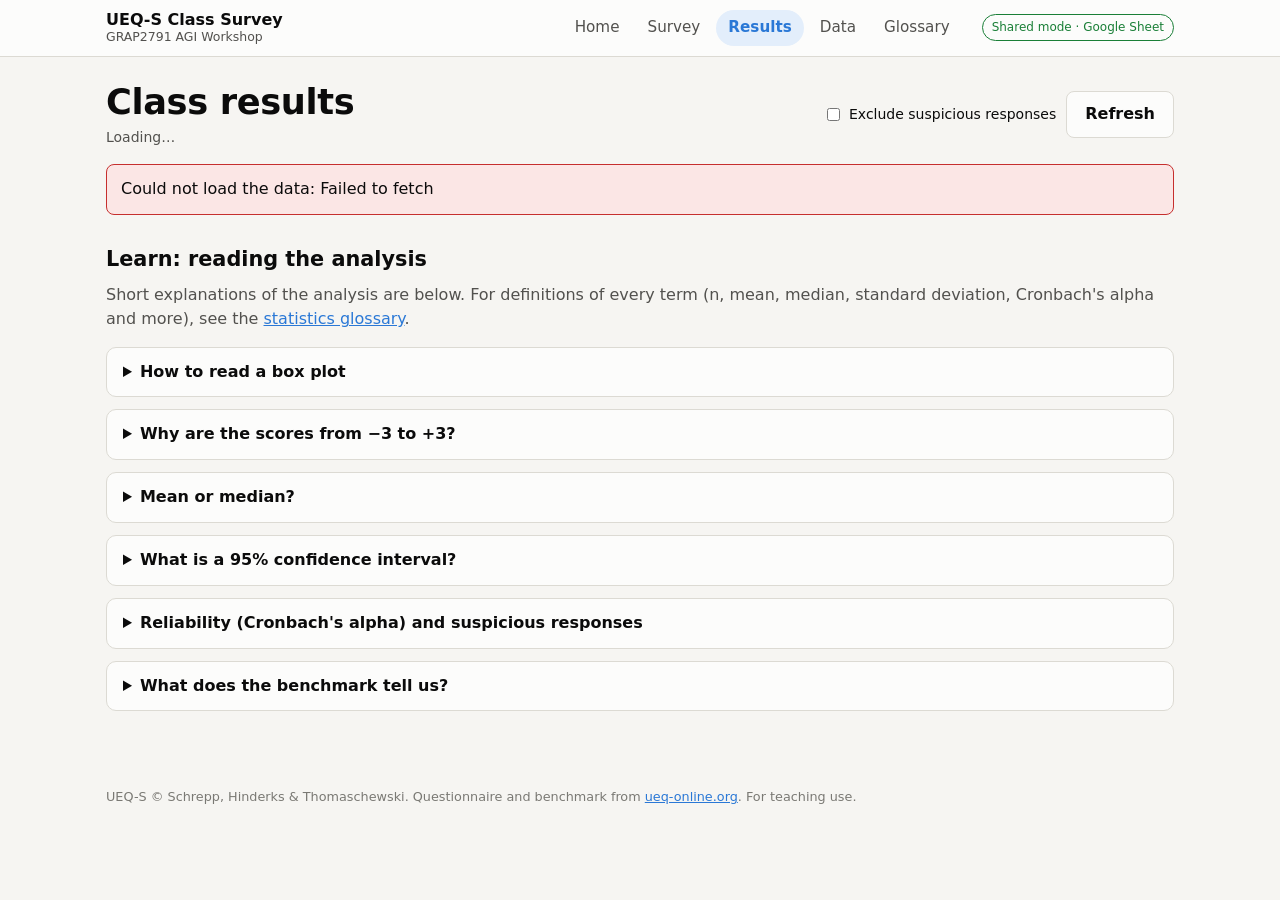
<file: results.html>
<!doctype html>
<html lang="en-AU">
<head>
<meta charset="utf-8">
<meta name="viewport" content="width=device-width, initial-scale=1">
<title>UEQ-S Results</title>
<link rel="stylesheet" href="css/style.css">
<link rel="icon" href="data:image/svg+xml,%3Csvg xmlns='http://www.w3.org/2000/svg' viewBox='0 0 32 32'%3E%3Crect width='32' height='32' rx='7' fill='%232a78d6'/%3E%3Cpath d='M9 22V14M16 22V9M23 22V17' stroke='white' stroke-width='3' stroke-linecap='round'/%3E%3C/svg%3E">
</head>
<body data-page="results">
<header class="site-header"><div class="inner">
  <a class="brand" href="index.html">UEQ-S Class Survey<small data-course></small></a>
  <nav class="nav" aria-label="Main">
    <a href="index.html" data-page="home">Home</a>
    <a href="survey.html" data-page="survey">Survey</a>
    <a href="results.html" data-page="results">Results</a>
    <a href="data.html" data-page="data">Data</a>
    <a href="glossary.html" data-page="glossary">Glossary</a>
  </nav>
  <span data-mode class="mode-badge"></span>
</div></header>

<main>
  <div class="toolbar">
    <div>
      <h1 style="margin-bottom:4px">Class results</h1>
      <p class="muted small" style="margin:0" id="updated">Loading…</p>
    </div>
    <div class="btn-row">
      <label class="small" style="display:flex;gap:6px;align-items:center"><input type="checkbox" id="excludeSusp"> Exclude suspicious responses</label>
      <button class="btn" id="refreshBtn" type="button">Refresh</button>
    </div>
  </div>
  <div id="err"></div>
  <div id="content"></div>

  <h2 style="margin-top:32px">Learn: reading the analysis</h2>
  <p class="muted">Short explanations of the analysis are below. For definitions of every term (n, mean, median, standard deviation, Cronbach's alpha and more), see the <a href="glossary.html">statistics glossary</a>.</p>
  <details class="learn"><summary>How to read a box plot</summary>
    <p>The <b>box</b> holds the middle 50% of participants: its left edge is the first quartile (Q1, 25% of scores are below it) and its right edge the third quartile (Q3, 75% below). The thick line inside the box is the <b>median</b>, the middle score. The <b>whiskers</b> extend to the lowest and highest scores that are not unusually far from the box (within 1.5 × the box width). Scores beyond that are drawn as hollow circles and called <b>outliers</b>.</p>
    <p>A narrow box means the class largely agreed. A wide box or long whiskers means opinions differed. If the median sits off-centre in the box, the distribution is skewed.</p>
  </details>
  <details class="learn"><summary>Why are the scores from −3 to +3?</summary>
    <p>Students answer on a 7-point scale (1 to 7). The UEQ re-codes these to −3 (strongest agreement with the negative term) through 0 (neutral) to +3 (strongest agreement with the positive term), simply by subtracting 4. This makes the sign meaningful: negative numbers are negative impressions. Each dimension score is the mean of its four items for one participant, so a participant's score can be values like 1.25 or −0.5.</p>
    <p>The UEQ authors suggest treating means between −0.8 and +0.8 as a <b>neutral</b> evaluation, above +0.8 as <b>positive</b> and below −0.8 as <b>negative</b>. In practice, means above +2 or below −2 are rare, because people avoid the extreme ends of scales.</p>
  </details>
  <details class="learn"><summary>Mean or median?</summary>
    <p>The median is the middle value and is not pulled around by a few extreme answers. The mean uses every value and is what the UEQ benchmark is based on. When they are close, the data are roughly symmetrical. When they differ, look at the box plot to see which scores are pulling the mean away.</p>
  </details>
  <details class="learn"><summary>What is a 95% confidence interval?</summary>
    <p>The class is a <b>sample</b>. If a different group of similar students played the game, their mean would be a little different. The confidence interval gives a range of plausible values for the "true" mean of the wider population. It is calculated as mean ± t × SD / √n, so it gets narrower as the sample grows. With 20 people it is often wide, which is a useful reminder not to over-interpret small differences.</p>
  </details>
  <details class="learn"><summary>Reliability (Cronbach's alpha) and suspicious responses</summary>
    <p>The four items in a dimension are meant to measure the same underlying quality. <b>Cronbach's alpha</b> checks whether participants answered them consistently. Values above about 0.7 are usually considered acceptable. Alpha is unstable in small samples, and some items can be read differently in a particular context (for example "efficient" when rating a game).</p>
    <p>The UEQ also suggests a simple check for careless answering: if a person's answers to items of the same dimension differ by more than 3 points, the pattern is unlikely to be genuine. A response flagged in <b>both</b> dimensions is marked as suspicious. Removing such responses is a judgement call that should be reported, which is why it is an option here rather than automatic.</p>
  </details>
  <details class="learn"><summary>What does the benchmark tell us?</summary>
    <p>The UEQ-S benchmark contains 9,905 responses evaluating 246 interactive products. Comparing our mean with it tells us how the game's user experience ranks relative to other products. Keep in mind that the benchmark mixes many kinds of products (business software, websites, apps, games), and that our sample is small, so the category is a rough indication only.</p>
  </details>
</main>
<footer class="site-footer">UEQ-S © Schrepp, Hinderks &amp; Thomaschewski. Questionnaire and benchmark from <a href="https://www.ueq-online.org/" target="_blank" rel="noopener">ueq-online.org</a>. For teaching use.</footer>
<script src="js/config.js"></script>
<script src="js/ueq.js"></script>
<script src="js/store.js"></script>
<script src="js/charts.js"></script>
<script src="js/results.js"></script>
</body>
</html>
</file>
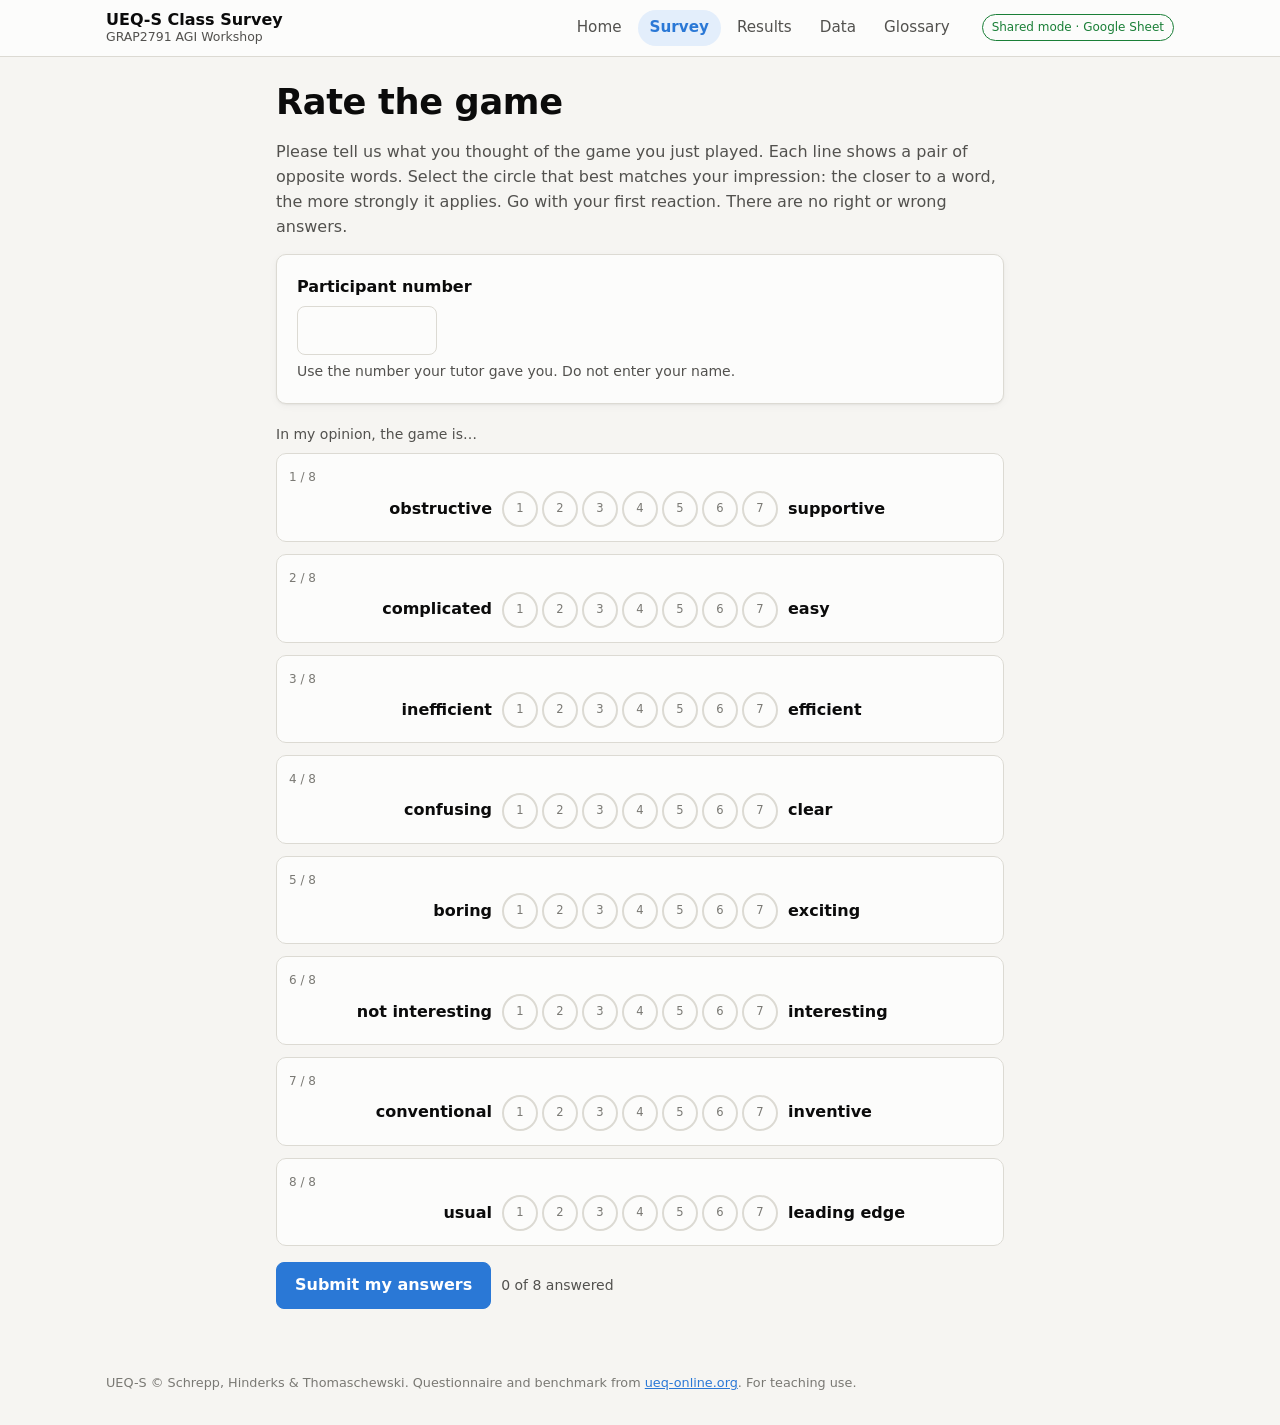
<file: survey.html>
<!doctype html>
<html lang="en-AU">
<head>
<meta charset="utf-8">
<meta name="viewport" content="width=device-width, initial-scale=1">
<title>UEQ-S Survey</title>
<link rel="stylesheet" href="css/style.css">
<link rel="icon" href="data:image/svg+xml,%3Csvg xmlns='http://www.w3.org/2000/svg' viewBox='0 0 32 32'%3E%3Crect width='32' height='32' rx='7' fill='%232a78d6'/%3E%3Cpath d='M9 22V14M16 22V9M23 22V17' stroke='white' stroke-width='3' stroke-linecap='round'/%3E%3C/svg%3E">
</head>
<body data-page="survey">
<header class="site-header"><div class="inner">
  <a class="brand" href="index.html">UEQ-S Class Survey<small data-course></small></a>
  <nav class="nav" aria-label="Main">
    <a href="index.html" data-page="home">Home</a>
    <a href="survey.html" data-page="survey">Survey</a>
    <a href="results.html" data-page="results">Results</a>
    <a href="data.html" data-page="data">Data</a>
    <a href="glossary.html" data-page="glossary">Glossary</a>
  </nav>
  <span data-mode class="mode-badge"></span>
</div></header>

<main class="narrow">
  <div id="formView">
    <h1>Rate the game</h1>
    <p class="muted">Please tell us what you thought of the game you just played. Each line shows a pair of opposite words. Select the circle that best matches your impression: the closer to a word, the more strongly it applies. Go with your first reaction. There are no right or wrong answers.</p>

    <form id="surveyForm" novalidate>
      <div class="card">
        <div class="field" style="margin:0">
          <label for="participant">Participant number</label>
          <input class="input" id="participant" name="participant" type="number" inputmode="numeric" min="1" required autocomplete="off">
          <p class="small muted" style="margin:6px 0 0">Use the number your tutor gave you. Do not enter your name.</p>
        </div>
      </div>

      <p class="small muted" style="margin-bottom:8px">In my opinion, the game is…</p>
      <div id="items"></div>

      <div id="formMsg" role="alert"></div>
      <div class="btn-row" style="margin-top:16px">
        <button class="btn primary" type="submit" id="submitBtn">Submit my answers</button>
        <span class="small muted" id="progress"></span>
      </div>
    </form>
  </div>

  <div id="doneView" class="card done" hidden>
    <div class="tick" aria-hidden="true">✓</div>
    <h1>Thank you!</h1>
    <p class="muted">Your answers for participant <b id="donePid"></b> have been saved.</p>
    <div class="btn-row" style="justify-content:center">
      <a class="btn primary" href="results.html">See the class results</a>
      <button class="btn" id="againBtn" type="button">Enter another response</button>
    </div>
  </div>
</main>

<div class="modal-backdrop" id="existsModal" role="dialog" aria-modal="true" aria-labelledby="existsTitle">
  <div class="modal">
    <h2 id="existsTitle" style="color:var(--text)">Number already used</h2>
    <p>Participant <b id="existsPid"></b> has already submitted answers. Replace them with these new answers?</p>
    <p class="small muted">If this is not your number, choose Cancel and check the number with your tutor.</p>
    <div class="btn-row" style="justify-content:flex-end">
      <button class="btn" id="existsCancel" type="button">Cancel</button>
      <button class="btn primary" id="existsReplace" type="button">Replace my answers</button>
    </div>
  </div>
</div>
<footer class="site-footer">UEQ-S © Schrepp, Hinderks &amp; Thomaschewski. Questionnaire and benchmark from <a href="https://www.ueq-online.org/" target="_blank" rel="noopener">ueq-online.org</a>. For teaching use.</footer>
<script src="js/config.js"></script>
<script src="js/ueq.js"></script>
<script src="js/store.js"></script>
<script>
(function () {
  const cfg = window.UEQ_CONFIG;
  const pidInput = document.getElementById("participant");
  pidInput.max = cfg.MAX_PARTICIPANT;
  const itemsEl = document.getElementById("items");

  UEQ.ITEMS.forEach((it, idx) => {
    const fs = document.createElement("fieldset");
    fs.className = "item";
    fs.id = "f_" + it.id;
    let dots = "";
    for (let v = 1; v <= 7; v++) {
      dots += `<label class="dot"><input type="radio" name="${it.id}" value="${v}" aria-label="${v} of 7"><span>${v}</span></label>`;
    }
    fs.innerHTML = `<legend>Item ${idx + 1}: ${it.left} (1) to ${it.right} (7)</legend>
      <div class="item-num">${idx + 1} / ${UEQ.ITEMS.length}</div>
      <div class="item-row">
        <span class="term left">${it.left}</span>
        <div class="dots">${dots}</div>
        <span class="term right">${it.right}</span>
      </div>`;
    itemsEl.appendChild(fs);
  });

  const form = document.getElementById("surveyForm");
  const msg = document.getElementById("formMsg");
  const progress = document.getElementById("progress");
  const btn = document.getElementById("submitBtn");

  function answered() { return UEQ.ITEMS.filter(it => form.querySelector(`input[name="${it.id}"]:checked`)).length; }
  function updateProgress() { progress.textContent = `${answered()} of ${UEQ.ITEMS.length} answered`; }
  form.addEventListener("change", e => {
    const fs = e.target.closest(".item");
    if (fs) fs.classList.remove("missing");
    updateProgress();
  });
  updateProgress();

  function collect() {
    const rec = { participant: Number(pidInput.value) };
    const missing = [];
    UEQ.ITEMS.forEach((it, i) => {
      const c = form.querySelector(`input[name="${it.id}"]:checked`);
      document.getElementById("f_" + it.id).classList.toggle("missing", !c);
      if (!c) missing.push(i + 1); else rec[it.id] = Number(c.value);
    });
    return { rec, missing };
  }

  async function send(rec, overwrite) {
    btn.disabled = true; btn.textContent = "Saving…";
    try {
      const res = await Store.submit(rec, overwrite);
      if (res.status === "exists") { openExists(rec); return; }
      document.getElementById("donePid").textContent = rec.participant;
      document.getElementById("formView").hidden = true;
      document.getElementById("doneView").hidden = false;
      window.scrollTo(0, 0);
    } catch (err) {
      msg.innerHTML = `<div class="msg error">Could not save your answers (${err.message}). Please check your connection and try again.</div>`;
    } finally {
      btn.disabled = false; btn.textContent = "Submit my answers";
    }
  }

  form.addEventListener("submit", e => {
    e.preventDefault();
    msg.innerHTML = "";
    const pid = Number(pidInput.value);
    if (!Number.isInteger(pid) || pid < 1 || pid > cfg.MAX_PARTICIPANT) {
      msg.innerHTML = `<div class="msg error">Please enter a participant number between 1 and ${cfg.MAX_PARTICIPANT}.</div>`;
      pidInput.focus(); return;
    }
    const { rec, missing } = collect();
    if (missing.length) {
      msg.innerHTML = `<div class="msg error">Please answer every item. Missing: item ${missing.join(", ")}.</div>`;
      document.getElementById("f_q" + missing[0]).scrollIntoView({ behavior: "smooth", block: "center" });
      return;
    }
    send(rec, false);
  });

  const modal = document.getElementById("existsModal");
  let pending = null;
  function openExists(rec) { pending = rec; document.getElementById("existsPid").textContent = rec.participant; modal.classList.add("open"); document.getElementById("existsCancel").focus(); }
  function closeExists() { modal.classList.remove("open"); pending = null; }
  document.getElementById("existsCancel").onclick = () => { closeExists(); pidInput.focus(); };
  document.getElementById("existsReplace").onclick = () => { const r = pending; closeExists(); send(r, true); };
  modal.addEventListener("keydown", e => { if (e.key === "Escape") closeExists(); });

  document.getElementById("againBtn").onclick = () => {
    form.reset(); updateProgress();
    document.querySelectorAll(".item").forEach(f => f.classList.remove("missing"));
    document.getElementById("doneView").hidden = true;
    document.getElementById("formView").hidden = false;
    window.scrollTo(0, 0); pidInput.focus();
  };
})();
</script>
</body>
</html>
</file>
<file: css/style.css>
:root {
  color-scheme: light;
  --bg: #f6f5f2;
  --surface: #fcfcfb;
  --surface-2: #efeee9;
  --border: #dcdad3;
  --text: #0b0b0b;
  --text-2: #52514e;
  --text-3: #7a7974;
  --accent: #2a78d6;
  --accent-ink: #ffffff;
  --accent-soft: #e3eefb;
  --danger: #c62f2e;
  --danger-soft: #fbe6e5;
  --warn-soft: #fdf1d6;
  --ok: #1a7f37;
  --s-pq: #2a78d6;
  --s-hq: #eb6834;
  --s-ov: #1baf7a;
  --band: #ecebe6;
  --grid: #e3e1da;
  --radius: 10px;
  --shadow: 0 1px 2px rgba(0,0,0,.05), 0 2px 8px rgba(0,0,0,.04);
  font-family: system-ui, -apple-system, "Segoe UI", Roboto, Helvetica, Arial, sans-serif;
}
@media (prefers-color-scheme: dark) {
  :root:not([data-theme="light"]) {
    color-scheme: dark;
    --bg: #121211; --surface: #1a1a19; --surface-2: #242422; --border: #353532;
    --text: #ffffff; --text-2: #c3c2b7; --text-3: #94938b;
    --accent: #3987e5; --accent-soft: #1d2d42; --danger: #e66767; --danger-soft: #3a1e1e;
    --warn-soft: #3a3020; --ok: #4cc06e;
    --s-pq: #3987e5; --s-hq: #d95926; --s-ov: #199e70; --band: #262624; --grid: #2e2e2b;
  }
}
:root[data-theme="dark"] {
  color-scheme: dark;
  --bg: #121211; --surface: #1a1a19; --surface-2: #242422; --border: #353532;
  --text: #ffffff; --text-2: #c3c2b7; --text-3: #94938b;
  --accent: #3987e5; --accent-soft: #1d2d42; --danger: #e66767; --danger-soft: #3a1e1e;
  --warn-soft: #3a3020; --ok: #4cc06e;
  --s-pq: #3987e5; --s-hq: #d95926; --s-ov: #199e70; --band: #262624; --grid: #2e2e2b;
}

* { box-sizing: border-box; }
html, body { margin: 0; }
body { background: var(--bg); color: var(--text); line-height: 1.55; font-size: 16px; }
a { color: var(--accent); }
h1, h2, h3 { line-height: 1.2; margin: 0 0 .5em; }
h1 { font-size: clamp(1.6rem, 3.5vw, 2.2rem); letter-spacing: -.01em; }
h2 { font-size: 1.3rem; }
h3 { font-size: 1.05rem; }
p { margin: 0 0 .9em; }
.muted { color: var(--text-2); }
.small { font-size: .875rem; }

/* header */
.site-header { background: var(--surface); border-bottom: 1px solid var(--border); position: sticky; top: 0; z-index: 10; }
.site-header .inner { max-width: 1100px; margin: 0 auto; padding: 10px 16px; display: flex; flex-wrap: wrap; gap: 8px 20px; align-items: center; }
.brand { font-weight: 700; text-decoration: none; color: var(--text); display: flex; flex-direction: column; line-height: 1.15; }
.brand small { font-weight: 400; color: var(--text-2); font-size: .78rem; }
.nav { display: flex; gap: 4px; flex-wrap: wrap; margin-left: auto; }
.nav a { text-decoration: none; color: var(--text-2); padding: 6px 12px; border-radius: 999px; font-size: .95rem; }
.nav a:hover { background: var(--surface-2); color: var(--text); }
.nav a[aria-current="page"] { background: var(--accent-soft); color: var(--accent); font-weight: 600; }
.mode-badge { font-size: .75rem; padding: 3px 9px; border-radius: 999px; border: 1px solid var(--border); color: var(--text-2); white-space: nowrap; }
.mode-badge.is-shared { border-color: var(--ok); color: var(--ok); }

main { max-width: 1100px; margin: 0 auto; padding: 24px 16px 64px; }
main.narrow { max-width: 760px; }
.card { background: var(--surface); border: 1px solid var(--border); border-radius: var(--radius); padding: 20px; box-shadow: var(--shadow); margin-bottom: 20px; }
.lead { font-size: 1.1rem; color: var(--text-2); max-width: 65ch; }

/* buttons */
.btn { appearance: none; border: 1px solid var(--border); background: var(--surface); color: var(--text); padding: 10px 18px; border-radius: 8px; font: inherit; font-weight: 600; cursor: pointer; text-decoration: none; display: inline-flex; align-items: center; gap: 6px; }
.btn:hover { background: var(--surface-2); }
.btn.primary { background: var(--accent); border-color: var(--accent); color: var(--accent-ink); }
.btn.primary:hover { filter: brightness(1.08); }
.btn.danger { background: var(--danger); border-color: var(--danger); color: #fff; }
.btn.danger-outline { color: var(--danger); border-color: var(--danger); }
.btn.danger-outline:hover { background: var(--danger-soft); }
.btn:disabled { opacity: .5; cursor: not-allowed; }
.btn-row { display: flex; gap: 10px; flex-wrap: wrap; align-items: center; }
:focus-visible { outline: 3px solid var(--accent); outline-offset: 2px; }

/* home */
.steps { display: grid; grid-template-columns: repeat(auto-fit, minmax(230px, 1fr)); gap: 14px; counter-reset: step; padding: 0; list-style: none; margin: 0; }
.steps li { background: var(--surface); border: 1px solid var(--border); border-radius: var(--radius); padding: 16px; counter-increment: step; position: relative; }
.steps li::before { content: counter(step); display: inline-grid; place-items: center; width: 28px; height: 28px; border-radius: 50%; background: var(--accent-soft); color: var(--accent); font-weight: 700; margin-bottom: 8px; }
.steps li h3 { margin-bottom: .3em; }
.steps li p { margin: 0; color: var(--text-2); font-size: .95rem; }
.cta-grid { display: grid; grid-template-columns: repeat(auto-fit, minmax(220px, 1fr)); gap: 14px; }
.cta { display: block; text-decoration: none; color: inherit; background: var(--surface); border: 1px solid var(--border); border-radius: var(--radius); padding: 18px; box-shadow: var(--shadow); }
.cta:hover { border-color: var(--accent); }
.cta strong { display: block; font-size: 1.1rem; color: var(--accent); margin-bottom: 4px; }
.cta span { color: var(--text-2); font-size: .95rem; }

/* survey */
.field { margin-bottom: 18px; }
.field label { display: block; font-weight: 600; margin-bottom: 6px; }
.input { font: inherit; padding: 10px 12px; border: 1px solid var(--border); border-radius: 8px; background: var(--surface); color: var(--text); width: 140px; font-size: 1.1rem; }
.item { border: 1px solid var(--border); border-radius: var(--radius); padding: 14px 12px; margin: 0 0 12px; background: var(--surface); }
.item.missing { border-color: var(--danger); background: var(--danger-soft); }
.item legend { position: absolute; width: 1px; height: 1px; overflow: hidden; clip: rect(0 0 0 0); }
.item-row { display: grid; grid-template-columns: minmax(90px, 1fr) auto minmax(90px, 1fr); align-items: center; gap: 10px; }
.term { font-weight: 600; font-size: 1rem; }
.term.left { text-align: right; }
.dots { display: flex; gap: 4px; }
.dot { position: relative; }
.dot input { position: absolute; opacity: 0; width: 100%; height: 100%; margin: 0; cursor: pointer; }
.dot span { display: grid; place-items: center; width: 36px; height: 36px; border-radius: 50%; border: 2px solid var(--border); background: var(--surface); font-size: .72rem; color: var(--text-3); transition: background .12s, border-color .12s; }
.dot input:hover + span { border-color: var(--accent); }
.dot input:checked + span { background: var(--accent); border-color: var(--accent); color: var(--accent-ink); font-weight: 700; }
.dot input:focus-visible + span { outline: 3px solid var(--accent); outline-offset: 2px; }
.item-num { font-size: .75rem; color: var(--text-3); margin-bottom: 4px; }
@media (max-width: 560px) {
  .item-row { grid-template-columns: 1fr 1fr; }
  .term.left { text-align: left; grid-row: 1; grid-column: 1; }
  .term.right { text-align: right; grid-row: 1; grid-column: 2; }
  .dots { grid-row: 2; grid-column: 1 / -1; justify-content: space-between; }
  .dot span { width: 38px; height: 38px; }
}
.msg { padding: 12px 14px; border-radius: 8px; margin: 12px 0; }
.msg.error { background: var(--danger-soft); color: var(--text); border: 1px solid var(--danger); }
.msg.warn { background: var(--warn-soft); border: 1px solid var(--border); }
.msg.info { background: var(--accent-soft); }
.done { text-align: center; padding: 40px 20px; }
.done .tick { font-size: 2.6rem; color: var(--ok); }

/* results */
.toolbar { display: flex; flex-wrap: wrap; gap: 10px 16px; align-items: center; justify-content: space-between; margin-bottom: 16px; }
.kpis { display: flex; gap: 12px; flex-wrap: wrap; }
.kpi { background: var(--surface); border: 1px solid var(--border); border-radius: var(--radius); padding: 10px 16px; min-width: 120px; }
.kpi b { display: block; font-size: 1.6rem; line-height: 1.1; }
.kpi span { font-size: .8rem; color: var(--text-2); }
.dim-head { display: flex; align-items: center; gap: 10px; flex-wrap: wrap; }
.swatch { width: 14px; height: 14px; border-radius: 4px; display: inline-block; }
.chart-wrap { width: 100%; overflow: hidden; }
.chart-wrap svg { width: 100%; height: auto; display: block; }
.chart-wrap svg text { fill: var(--text-2); font-size: 12px; font-family: inherit; }
.chart-wrap svg .t-strong { fill: var(--text); font-weight: 600; }
.report { border-top: 1px solid var(--border); margin-top: 12px; padding-top: 12px; }
.report p { max-width: 75ch; }
.stats-grid { display: grid; grid-template-columns: repeat(auto-fit, minmax(110px, 1fr)); gap: 8px; margin: 10px 0 14px; }
.stat { background: var(--surface-2); border-radius: 8px; padding: 8px 10px; }
.stat b { display: block; font-size: 1.05rem; font-variant-numeric: tabular-nums; }
.stat span { font-size: .75rem; color: var(--text-2); }
.pill { display: inline-block; padding: 2px 10px; border-radius: 999px; font-size: .8rem; font-weight: 600; background: var(--surface-2); color: var(--text); border: 1px solid var(--border); }
details.learn { background: var(--surface); border: 1px solid var(--border); border-radius: var(--radius); padding: 12px 16px; margin-bottom: 12px; }
details.learn summary { cursor: pointer; font-weight: 600; }
details.learn[open] summary { margin-bottom: 8px; }
.tooltip { position: fixed; pointer-events: none; background: var(--text); color: var(--bg); padding: 5px 9px; border-radius: 6px; font-size: .8rem; z-index: 50; opacity: 0; transition: opacity .1s; white-space: nowrap; }
.empty { text-align: center; padding: 48px 16px; color: var(--text-2); }

/* data table */
.table-wrap { overflow: auto; border: 1px solid var(--border); border-radius: var(--radius); background: var(--surface); max-height: 70vh; }
table.sheet { border-collapse: collapse; font-variant-numeric: tabular-nums; font-size: .9rem; min-width: 100%; }
table.sheet th, table.sheet td { border: 1px solid var(--grid); padding: 6px 10px; text-align: center; white-space: nowrap; }
table.sheet thead th { background: var(--surface-2); position: sticky; top: 0; z-index: 2; font-weight: 600; }
table.sheet thead th .sub { display: block; white-space: normal; max-width: 92px; margin: 0 auto; font-weight: 400; font-size: .72rem; color: var(--text-2); }
table.sheet th.rowhead, table.sheet td.rowhead { background: var(--surface-2); color: var(--text-2); font-weight: 600; position: sticky; left: 0; z-index: 1; }
table.sheet thead th.rowhead { z-index: 3; }
table.sheet tbody tr:hover td { background: var(--accent-soft); }
table.sheet td.score { font-weight: 600; }
table.sheet td.flag { color: var(--danger); }
table.sheet tfoot td { background: var(--surface-2); font-weight: 600; }
.seg { display: inline-flex; border: 1px solid var(--border); border-radius: 8px; overflow: hidden; }
.seg button { border: 0; background: var(--surface); padding: 8px 12px; font: inherit; cursor: pointer; color: var(--text-2); }
.seg button[aria-pressed="true"] { background: var(--accent); color: var(--accent-ink); }

/* modal */
.modal-backdrop { position: fixed; inset: 0; background: rgba(0,0,0,.45); display: none; align-items: center; justify-content: center; padding: 16px; z-index: 100; }
.modal-backdrop.open { display: flex; }
.modal { background: var(--surface); color: var(--text); border-radius: 12px; max-width: 460px; width: 100%; padding: 22px; box-shadow: 0 10px 40px rgba(0,0,0,.3); }
.modal h2 { color: var(--danger); }
.site-footer { max-width: 1100px; margin: 0 auto; padding: 0 16px 32px; color: var(--text-3); font-size: .8rem; }

/* glossary */
.stat span a { color: inherit; text-decoration: underline dotted; text-underline-offset: 2px; }
.gloss-tools { position: sticky; top: 64px; z-index: 5; }
.az { display: flex; flex-wrap: wrap; gap: 6px; margin-top: 8px; }
.az a { font-size: .82rem; padding: 3px 9px; border-radius: 999px; background: var(--surface-2); text-decoration: none; color: var(--text); }
.az a:hover { background: var(--accent-soft); color: var(--accent); }
.gloss-group h2 { margin: 32px 0 12px; padding-bottom: 6px; border-bottom: 2px solid var(--border); }
.gloss { background: var(--surface); border: 1px solid var(--border); border-radius: var(--radius); padding: 16px 18px; margin-bottom: 12px; scroll-margin-top: 200px; }
.gloss h3 { font-size: 1.1rem; }
.gloss .anchor { color: var(--text); text-decoration: none; }
.gloss .anchor:hover { color: var(--accent); }
.gloss p:last-child { margin-bottom: 0; }
.formula, .example { border-radius: 8px; padding: 10px 12px; margin: 0 0 .9em; font-size: .95rem; }
.formula { background: var(--surface-2); font-variant-numeric: tabular-nums; }
.example { background: var(--accent-soft); }
.formula span, .example span { display: block; font-size: .72rem; text-transform: uppercase; letter-spacing: .06em; color: var(--text-2); margin-bottom: 3px; font-weight: 600; }
.in-tool { font-size: .92rem; color: var(--text-2); }
.gloss.flash { animation: flash 1.6s ease-out; }
@keyframes flash { 0% { border-color: var(--accent); box-shadow: 0 0 0 3px var(--accent-soft); } 100% { border-color: var(--border); box-shadow: none; } }
@media (max-width: 700px) { .gloss-tools { position: static; } .gloss { scroll-margin-top: 80px; } }
@media (max-width: 700px) { .site-header { position: static; } .nav a { padding: 6px 9px; } .nav { margin-left: 0; } }
</file>
